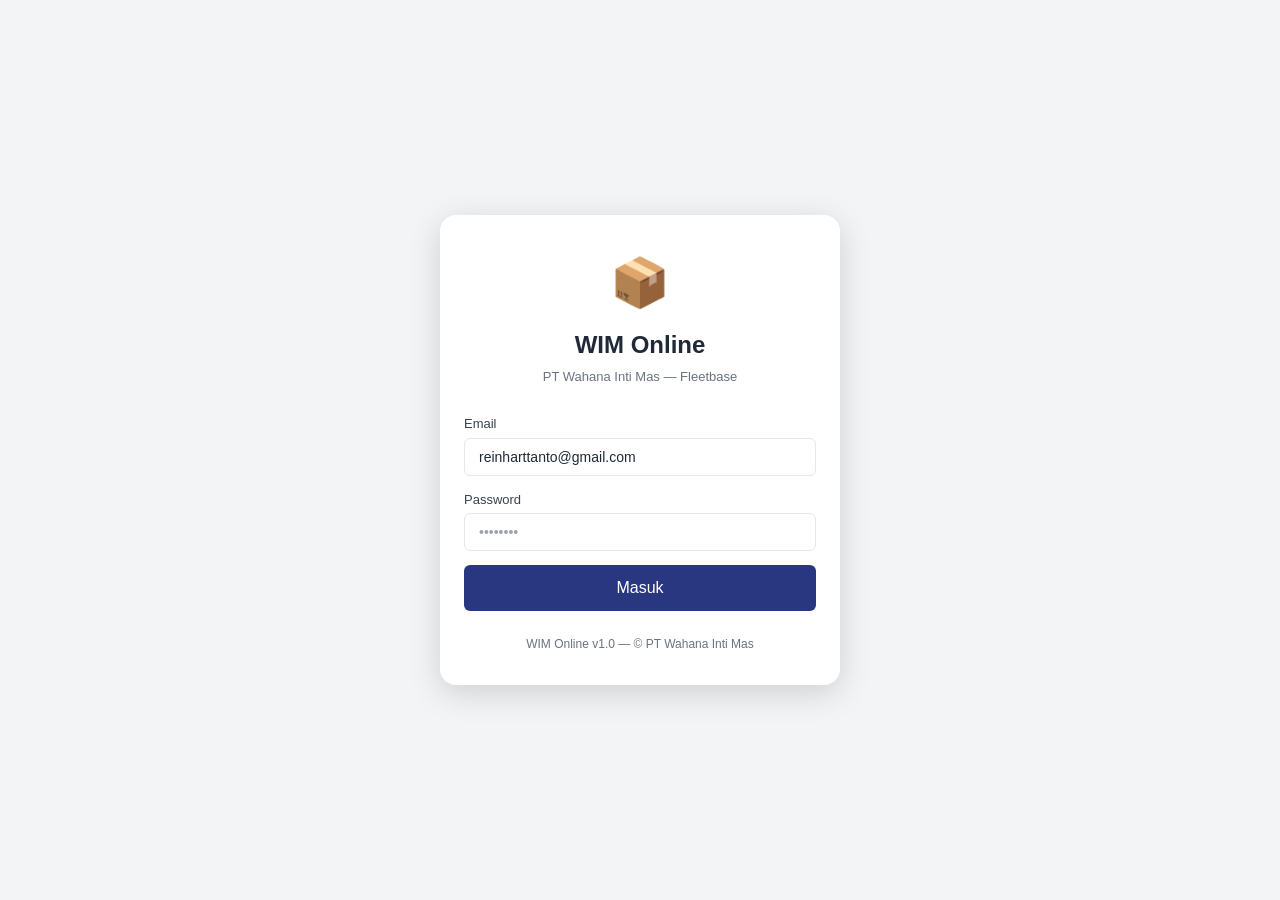
<file: index.html>
<!DOCTYPE html>
<html lang="id">
<head>
<meta charset="UTF-8">
<meta name="viewport" content="width=device-width, initial-scale=1.0, user-scalable=no">
<title>WIM Online — Masuk</title>
<link rel="stylesheet" href="css/app.css">
<style>
.login-container{display:flex;align-items:center;justify-content:center;min-height:100vh;padding:24px;background:var(--primary-gradient)}
.login-card{width:100%;max-width:400px;background:#fff;border-radius:16px;padding:32px 24px;box-shadow:0 8px 32px rgba(0,0,0,.15)}
.login-logo{text-align:center;margin-bottom:28px}
.login-logo .logo-icon{font-size:48px;margin-bottom:8px}
.login-logo h2{font-size:24px;font-weight:700;color:var(--dark);margin:0}
.login-logo p{font-size:13px;color:var(--gray-400);margin:4px 0 0}
.login-footer{text-align:center;font-size:12px;color:var(--gray-400);margin-top:24px}
</style>
</head>
<body>
<div class="login-container">
  <div class="login-card">
    <div class="login-logo">
      <div class="logo-icon">📦</div>
      <h2>WIM Online</h2>
      <p>PT Wahana Inti Mas — Fleetbase</p>
    </div>

    <div class="error-msg" id="errorMsg" style="display:none;"></div>

    <div class="form-group">
      <label class="form-label">Email</label>
      <input class="form-input" type="email" id="emailInput" placeholder="nama@perusahaan.com" value="reinharttanto@gmail.com" autocomplete="email">
    </div>
    <div class="form-group">
      <label class="form-label">Password</label>
      <input class="form-input" type="password" id="passwordInput" placeholder="••••••••" autocomplete="current-password">
    </div>

    <button class="btn btn-primary btn-lg btn-block" id="loginBtn" onclick="handleLogin()">
      Masuk
    </button>

    <div class="login-footer">
      WIM Online v1.0 — © PT Wahana Inti Mas
    </div>
  </div>
</div>

<script>
async function handleLogin() {
  const email = document.getElementById('emailInput').value.trim();
  const password = document.getElementById('passwordInput').value;
  const btn = document.getElementById('loginBtn');
  const errEl = document.getElementById('errorMsg');

  if (!email || !password) {
    errEl.textContent = 'Masukkan email dan password';
    errEl.style.display = 'block';
    return;
  }

  btn.disabled = true;
  btn.textContent = 'Memverifikasi...';
  errEl.style.display = 'none';

  try {
    const resp = await fetch('/api/auth/login', {
      method: 'POST',
      headers: { 'Content-Type': 'application/json' },
      body: JSON.stringify({ email, password }),
    });

    const data = await resp.json();

    if (!resp.ok) {
      throw new Error(data.error || 'Login gagal');
    }

    // Success — store user info in sessionStorage for the frontend
    if (data.user) {
      sessionStorage.setItem('wim_user_name', data.user.name || '');
      sessionStorage.setItem('wim_user_email', data.user.email || '');
      sessionStorage.setItem('wim_user_role', data.user.role || '');
      sessionStorage.setItem('wim_driver_id', data.user.driver_id || '');
      sessionStorage.setItem('wim_token', data.token || '');
    }

    window.location.href = 'dashboard.html';
  } catch (e) {
    errEl.textContent = `Gagal: ${e.message}`;
    errEl.style.display = 'block';
    btn.disabled = false;
    btn.textContent = 'Masuk';
  }
}

// Allow Enter key to submit
document.addEventListener('keydown', (e) => {
  if (e.key === 'Enter') handleLogin();
});
</script>
</body>
</html>
</file>
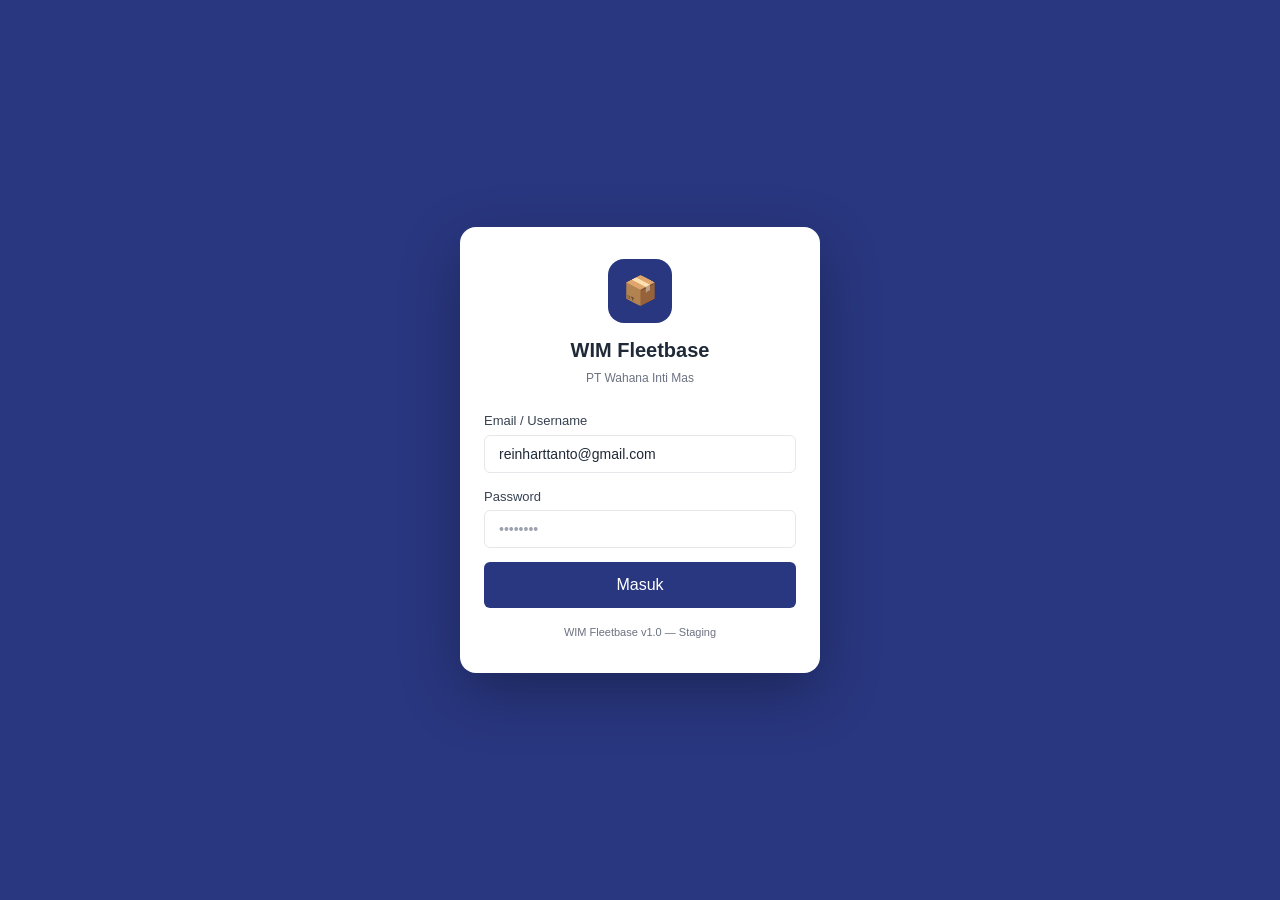
<file: frontend/index.html>
<!DOCTYPE html>
<html lang="id">
<head>
<meta charset="UTF-8">
<meta name="viewport" content="width=device-width, initial-scale=1.0, user-scalable=no">
<title>WIM Fleetbase — Masuk</title>
<link rel="stylesheet" href="css/app.css">
<style>
.login-page {
  min-height: 100vh;
  background: var(--blue);
  display: flex;
  align-items: center;
  justify-content: center;
  padding: 20px;
}
.login-card {
  background: var(--white);
  border-radius: var(--radius-lg);
  padding: 32px 24px;
  width: 100%;
  max-width: 360px;
  box-shadow: 0 20px 60px rgba(0,0,0,0.3);
}
.login-logo {
  text-align: center;
  margin-bottom: 24px;
}
.login-logo .logo-icon {
  width: 64px;
  height: 64px;
  background: var(--blue);
  border-radius: 16px;
  display: inline-flex;
  align-items: center;
  justify-content: center;
  font-size: 28px;
  color: var(--white);
  margin-bottom: 12px;
}
.login-logo h2 { font-size: 20px; color: var(--gray-700); }
.login-logo p { font-size: 12px; color: var(--gray-400); margin-top: 4px; }
.login-footer {
  text-align: center;
  margin-top: 16px;
  font-size: 11px;
  color: var(--gray-400);
}
.error-msg {
  background: #FEE2E2;
  color: #991B1B;
  padding: 8px 12px;
  border-radius: var(--radius-sm);
  font-size: 12px;
  margin-bottom: 12px;
  display: none;
}
</style>
</head>
<body>
<div class="login-page">
  <div class="login-card">
    <div class="login-logo">
      <div class="logo-icon">📦</div>
      <h2>WIM Fleetbase</h2>
      <p>PT Wahana Inti Mas</p>
    </div>

    <div class="error-msg" id="errorMsg"></div>

    <div class="form-group">
      <label class="form-label">Email / Username</label>
      <input class="form-input" id="username" type="text" placeholder="admin@wim.fleet" autocomplete="username" value="reinharttanto@gmail.com">
    </div>
    <div class="form-group">
      <label class="form-label">Password</label>
      <input class="form-input" id="password" type="password" placeholder="••••••••" autocomplete="current-password">
    </div>

    <button class="btn btn-primary btn-lg" id="loginBtn" onclick="handleLogin()">
      Masuk
    </button>

    <div class="login-footer">
      <p>WIM Fleetbase v1.0 — Staging</p>
    </div>
  </div>
</div>

<script src="js/api.js"></script>
<script>
async function handleLogin() {
  const username = document.getElementById('username').value.trim();
  const password = document.getElementById('password').value.trim();
  const btn = document.getElementById('loginBtn');
  const errEl = document.getElementById('errorMsg');

  if (!username || !password) {
    errEl.textContent = 'Masukkan email dan password';
    errEl.style.display = 'block';
    return;
  }

  btn.disabled = true;
  btn.textContent = 'Memproses...';
  errEl.style.display = 'none';

  // For demo purposes, we authenticate directly against Fleetbase API
  // Then store token + navigate to dashboard
  try {
    WIM_API.init({
      token: 'flb_live_RgeKNhT7Pg8rCcuXp8sD',
      baseURL: 'http://192.168.6.223:8000/v1',
      driverId: 'bdd47b89-9ca9-4452-a29c-2bc603347c78',
    });

    // Verify API works
    const places = await WIM_API.getPlaces();
    if (Array.isArray(places) && places.length > 0) {
      // Store session
      sessionStorage.setItem('wim_token', WIM_API.token);
      sessionStorage.setItem('wim_base_url', WIM_API.baseURL);
      sessionStorage.setItem('wim_driver_id', WIM_API.driverId);
      sessionStorage.setItem('wim_user', username);
      window.location.href = 'dashboard.html';
    } else {
      throw new Error('API tidak merespon dengan benar');
    }
  } catch (e) {
    errEl.textContent = `Gagal: ${e.message}`;
    errEl.style.display = 'block';
    btn.disabled = false;
    btn.textContent = 'Masuk';
  }
}

// Handle Enter key
document.addEventListener('keydown', e => {
  if (e.key === 'Enter') handleLogin();
});
</script>
</body>
</html>
</file>
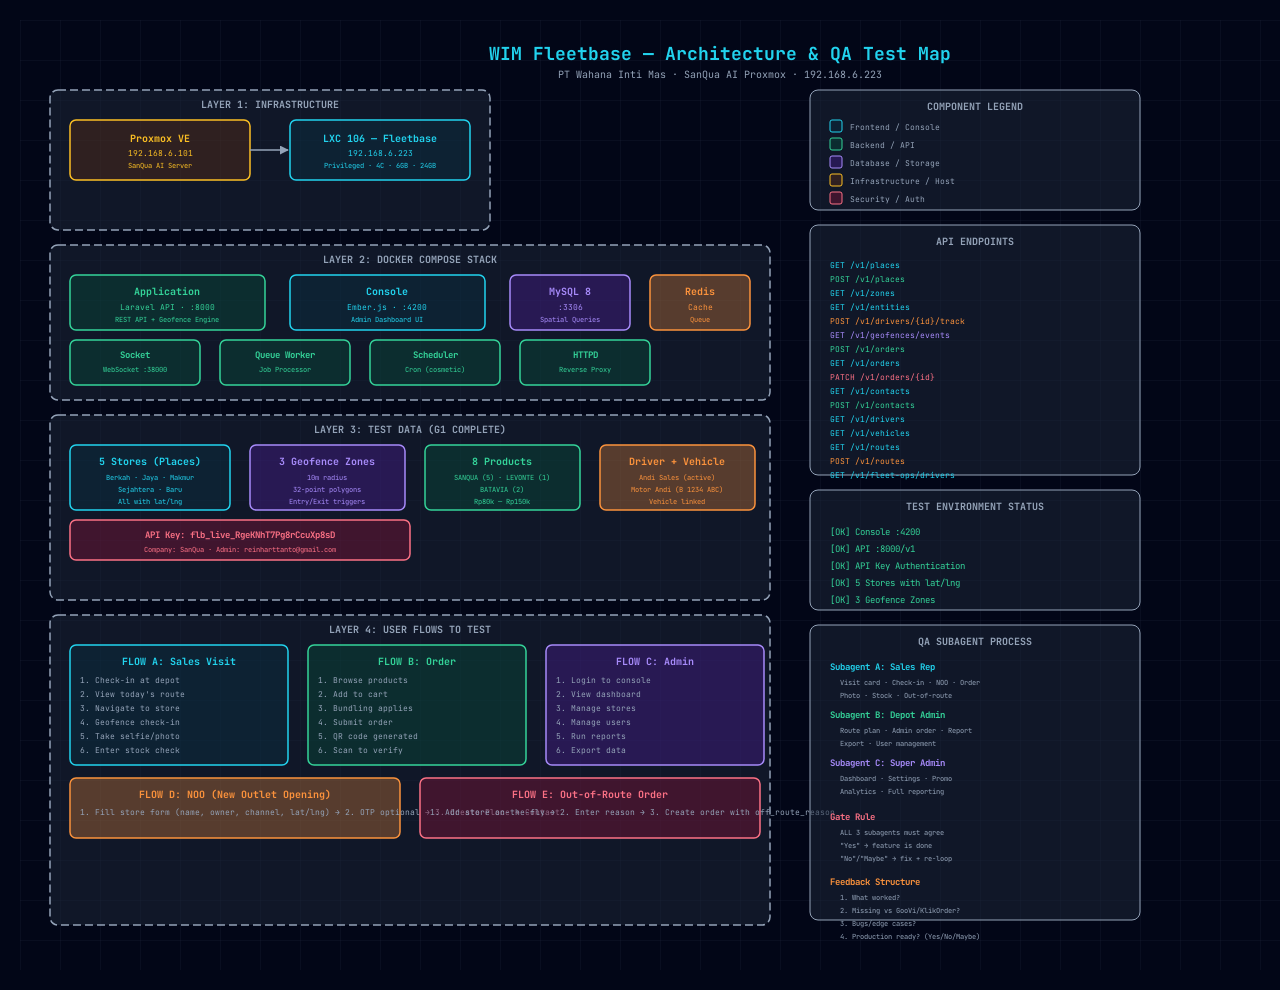
<file: qa-architecture-diagram.html>
<!DOCTYPE html>
<html lang="en">
<head>
<meta charset="UTF-8">
<style>
@import url('https://fonts.googleapis.com/css2?family=JetBrains+Mono:wght@400;700&display=swap');
body { margin: 0; padding: 20px; background: #020617; min-height: 100vh; }
svg { display: block; margin: 0 auto; }
</style>
</head>
<body>
<svg xmlns="http://www.w3.org/2000/svg" viewBox="0 0 1400 950" width="1400" height="950">
  <defs>
    <pattern id="grid" width="40" height="40" patternUnits="userSpaceOnUse">
      <path d="M 40 0 L 0 0 0 40" fill="none" stroke="#1e293b" stroke-width="0.5"/>
    </pattern>
    <marker id="arrow" viewBox="0 0 10 10" refX="9" refY="5" markerWidth="6" markerHeight="6" orient="auto">
      <path d="M 0 0 L 10 5 L 0 10 z" fill="#94a3b8"/>
    </marker>
    <marker id="arrow-dashed" viewBox="0 0 10 10" refX="9" refY="5" markerWidth="6" markerHeight="6" orient="auto">
      <path d="M 0 0 L 10 5 L 0 10 z" fill="#fb7185"/>
    </marker>
  </defs>

  <!-- Background -->
  <rect width="1400" height="950" fill="#020617"/>
  <rect width="1400" height="950" fill="url(#grid)"/>

  <!-- Title -->
  <text x="700" y="40" fill="#22d3ee" font-family="JetBrains Mono, monospace" font-size="18" font-weight="bold" text-anchor="middle">WIM Fleetbase — Architecture &amp; QA Test Map</text>
  <text x="700" y="58" fill="#94a3b8" font-family="JetBrains Mono, monospace" font-size="10" text-anchor="middle">PT Wahana Inti Mas · SanQua AI Proxmox · 192.168.6.223</text>

  <!-- ======== LAYER 1: Infrastructure ======== -->
  <rect x="30" y="70" width="440" height="140" rx="8" fill="rgba(30,41,59,0.5)" stroke="#94a3b8" stroke-width="1.5" stroke-dasharray="8,4"/>
  <text x="250" y="88" fill="#94a3b8" font-family="JetBrains Mono, monospace" font-size="10" font-weight="bold" text-anchor="middle">LAYER 1: INFRASTRUCTURE</text>

  <!-- Proxmox -->
  <rect x="50" y="100" width="180" height="60" rx="6" fill="rgba(120,53,15,0.3)" stroke="#fbbf24" stroke-width="1.5"/>
  <text x="140" y="122" fill="#fbbf24" font-family="JetBrains Mono, monospace" font-size="10" font-weight="bold" text-anchor="middle">Proxmox VE</text>
  <text x="140" y="136" fill="#fbbf24" font-family="JetBrains Mono, monospace" font-size="8" text-anchor="middle">192.168.6.101</text>
  <text x="140" y="148" fill="#fbbf24" font-family="JetBrains Mono, monospace" font-size="7" text-anchor="middle">SanQua AI Server</text>

  <!-- LXC 106 -->
  <rect x="270" y="100" width="180" height="60" rx="6" fill="rgba(8,51,68,0.4)" stroke="#22d3ee" stroke-width="1.5"/>
  <text x="360" y="122" fill="#22d3ee" font-family="JetBrains Mono, monospace" font-size="10" font-weight="bold" text-anchor="middle">LXC 106 — Fleetbase</text>
  <text x="360" y="136" fill="#22d3ee" font-family="JetBrains Mono, monospace" font-size="8" text-anchor="middle">192.168.6.223</text>
  <text x="360" y="148" fill="#22d3ee" font-family="JetBrains Mono, monospace" font-size="7" text-anchor="middle">Privileged · 4C · 6GB · 24GB</text>

  <!-- Arrow between Proxmox and LXC -->
  <line x1="230" y1="130" x2="268" y2="130" stroke="#94a3b8" stroke-width="1.5" marker-end="url(#arrow)"/>

  <!-- ======== LAYER 2: Docker Stack ======== -->
  <rect x="30" y="225" width="720" height="155" rx="8" fill="rgba(30,41,59,0.5)" stroke="#94a3b8" stroke-width="1.5" stroke-dasharray="8,4"/>
  <text x="390" y="243" fill="#94a3b8" font-family="JetBrains Mono, monospace" font-size="10" font-weight="bold" text-anchor="middle">LAYER 2: DOCKER COMPOSE STACK</text>

  <!-- Application -->
  <rect x="50" y="255" width="195" height="55" rx="6" fill="rgba(6,78,59,0.4)" stroke="#34d399" stroke-width="1.5"/>
  <text x="147" y="275" fill="#34d399" font-family="JetBrains Mono, monospace" font-size="10" font-weight="bold" text-anchor="middle">Application</text>
  <text x="147" y="290" fill="#34d399" font-family="JetBrains Mono, monospace" font-size="8" text-anchor="middle">Laravel API · :8000</text>
  <text x="147" y="302" fill="#34d399" font-family="JetBrains Mono, monospace" font-size="7" text-anchor="middle">REST API + Geofence Engine</text>

  <!-- Console -->
  <rect x="270" y="255" width="195" height="55" rx="6" fill="rgba(8,51,68,0.4)" stroke="#22d3ee" stroke-width="1.5"/>
  <text x="367" y="275" fill="#22d3ee" font-family="JetBrains Mono, monospace" font-size="10" font-weight="bold" text-anchor="middle">Console</text>
  <text x="367" y="290" fill="#22d3ee" font-family="JetBrains Mono, monospace" font-size="8" text-anchor="middle">Ember.js · :4200</text>
  <text x="367" y="302" fill="#22d3ee" font-family="JetBrains Mono, monospace" font-size="7" text-anchor="middle">Admin Dashboard UI</text>

  <!-- Database -->
  <rect x="490" y="255" width="120" height="55" rx="6" fill="rgba(76,29,149,0.4)" stroke="#a78bfa" stroke-width="1.5"/>
  <text x="550" y="275" fill="#a78bfa" font-family="JetBrains Mono, monospace" font-size="10" font-weight="bold" text-anchor="middle">MySQL 8</text>
  <text x="550" y="290" fill="#a78bfa" font-family="JetBrains Mono, monospace" font-size="8" text-anchor="middle">:3306</text>
  <text x="550" y="302" fill="#a78bfa" font-family="JetBrains Mono, monospace" font-size="7" text-anchor="middle">Spatial Queries</text>

  <!-- Cache -->
  <rect x="630" y="255" width="100" height="55" rx="6" fill="rgba(251,146,60,0.3)" stroke="#fb923c" stroke-width="1.5"/>
  <text x="680" y="275" fill="#fb923c" font-family="JetBrains Mono, monospace" font-size="10" font-weight="bold" text-anchor="middle">Redis</text>
  <text x="680" y="290" fill="#fb923c" font-family="JetBrains Mono, monospace" font-size="8" text-anchor="middle">Cache</text>
  <text x="680" y="302" fill="#fb923c" font-family="JetBrains Mono, monospace" font-size="7" text-anchor="middle">Queue</text>

  <!-- Services row 2 -->
  <rect x="50" y="320" width="130" height="45" rx="6" fill="rgba(6,78,59,0.4)" stroke="#34d399" stroke-width="1.5"/>
  <text x="115" y="338" fill="#34d399" font-family="JetBrains Mono, monospace" font-size="9" font-weight="bold" text-anchor="middle">Socket</text>
  <text x="115" y="352" fill="#34d399" font-family="JetBrains Mono, monospace" font-size="7" text-anchor="middle">WebSocket :38000</text>

  <rect x="200" y="320" width="130" height="45" rx="6" fill="rgba(6,78,59,0.4)" stroke="#34d399" stroke-width="1.5"/>
  <text x="265" y="338" fill="#34d399" font-family="JetBrains Mono, monospace" font-size="9" font-weight="bold" text-anchor="middle">Queue Worker</text>
  <text x="265" y="352" fill="#34d399" font-family="JetBrains Mono, monospace" font-size="7" text-anchor="middle">Job Processor</text>

  <rect x="350" y="320" width="130" height="45" rx="6" fill="rgba(6,78,59,0.4)" stroke="#34d399" stroke-width="1.5"/>
  <text x="415" y="338" fill="#34d399" font-family="JetBrains Mono, monospace" font-size="9" font-weight="bold" text-anchor="middle">Scheduler</text>
  <text x="415" y="352" fill="#34d399" font-family="JetBrains Mono, monospace" font-size="7" text-anchor="middle">Cron (cosmetic)</text>

  <rect x="500" y="320" width="130" height="45" rx="6" fill="rgba(6,78,59,0.4)" stroke="#34d399" stroke-width="1.5"/>
  <text x="565" y="338" fill="#34d399" font-family="JetBrains Mono, monospace" font-size="9" font-weight="bold" text-anchor="middle">HTTPD</text>
  <text x="565" y="352" fill="#34d399" font-family="JetBrains Mono, monospace" font-size="7" text-anchor="middle">Reverse Proxy</text>

  <!-- ======== LAYER 3: Test Data ======== -->
  <rect x="30" y="395" width="720" height="185" rx="8" fill="rgba(30,41,59,0.5)" stroke="#94a3b8" stroke-width="1.5" stroke-dasharray="8,4"/>
  <text x="390" y="413" fill="#94a3b8" font-family="JetBrains Mono, monospace" font-size="10" font-weight="bold" text-anchor="middle">LAYER 3: TEST DATA (G1 COMPLETE)</text>

  <!-- Stores -->
  <rect x="50" y="425" width="160" height="65" rx="6" fill="rgba(8,51,68,0.4)" stroke="#22d3ee" stroke-width="1.5"/>
  <text x="130" y="445" fill="#22d3ee" font-family="JetBrains Mono, monospace" font-size="10" font-weight="bold" text-anchor="middle">5 Stores (Places)</text>
  <text x="130" y="460" fill="#22d3ee" font-family="JetBrains Mono, monospace" font-size="7" text-anchor="middle">Berkah · Jaya · Makmur</text>
  <text x="130" y="472" fill="#22d3ee" font-family="JetBrains Mono, monospace" font-size="7" text-anchor="middle">Sejahtera · Baru</text>
  <text x="130" y="484" fill="#22d3ee" font-family="JetBrains Mono, monospace" font-size="7" text-anchor="middle">All with lat/lng</text>

  <!-- Zones -->
  <rect x="230" y="425" width="155" height="65" rx="6" fill="rgba(76,29,149,0.4)" stroke="#a78bfa" stroke-width="1.5"/>
  <text x="307" y="445" fill="#a78bfa" font-family="JetBrains Mono, monospace" font-size="10" font-weight="bold" text-anchor="middle">3 Geofence Zones</text>
  <text x="307" y="460" fill="#a78bfa" font-family="JetBrains Mono, monospace" font-size="7" text-anchor="middle">10m radius</text>
  <text x="307" y="472" fill="#a78bfa" font-family="JetBrains Mono, monospace" font-size="7" text-anchor="middle">32-point polygons</text>
  <text x="307" y="484" fill="#a78bfa" font-family="JetBrains Mono, monospace" font-size="7" text-anchor="middle">Entry/Exit triggers</text>

  <!-- Products -->
  <rect x="405" y="425" width="155" height="65" rx="6" fill="rgba(6,78,59,0.4)" stroke="#34d399" stroke-width="1.5"/>
  <text x="482" y="445" fill="#34d399" font-family="JetBrains Mono, monospace" font-size="10" font-weight="bold" text-anchor="middle">8 Products</text>
  <text x="482" y="460" fill="#34d399" font-family="JetBrains Mono, monospace" font-size="7" text-anchor="middle">SANQUA (5) · LEVONTE (1)</text>
  <text x="482" y="472" fill="#34d399" font-family="JetBrains Mono, monospace" font-size="7" text-anchor="middle">BATAVIA (2)</text>
  <text x="482" y="484" fill="#34d399" font-family="JetBrains Mono, monospace" font-size="7" text-anchor="middle">Rp80k — Rp150k</text>

  <!-- Driver + Vehicle -->
  <rect x="580" y="425" width="155" height="65" rx="6" fill="rgba(251,146,60,0.3)" stroke="#fb923c" stroke-width="1.5"/>
  <text x="657" y="445" fill="#fb923c" font-family="JetBrains Mono, monospace" font-size="10" font-weight="bold" text-anchor="middle">Driver + Vehicle</text>
  <text x="657" y="460" fill="#fb923c" font-family="JetBrains Mono, monospace" font-size="7" text-anchor="middle">Andi Sales (active)</text>
  <text x="657" y="472" fill="#fb923c" font-family="JetBrains Mono, monospace" font-size="7" text-anchor="middle">Motor Andi (B 1234 ABC)</text>
  <text x="657" y="484" fill="#fb923c" font-family="JetBrains Mono, monospace" font-size="7" text-anchor="middle">Vehicle linked</text>

  <!-- API Key -->
  <rect x="50" y="500" width="340" height="40" rx="6" fill="rgba(136,19,55,0.4)" stroke="#fb7185" stroke-width="1.5"/>
  <text x="220" y="518" fill="#fb7185" font-family="JetBrains Mono, monospace" font-size="9" font-weight="bold" text-anchor="middle">API Key: flb_live_RgeKNhT7Pg8rCcuXp8sD</text>
  <text x="220" y="532" fill="#fb7185" font-family="JetBrains Mono, monospace" font-size="7" text-anchor="middle">Company: SanQua · Admin: reinharttanto@gmail.com</text>

  <!-- ======== LAYER 4: User Flows ======== -->
  <rect x="30" y="595" width="720" height="310" rx="8" fill="rgba(30,41,59,0.5)" stroke="#94a3b8" stroke-width="1.5" stroke-dasharray="8,4"/>
  <text x="390" y="613" fill="#94a3b8" font-family="JetBrains Mono, monospace" font-size="10" font-weight="bold" text-anchor="middle">LAYER 4: USER FLOWS TO TEST</text>

  <!-- Flow 1: Visit -->
  <rect x="50" y="625" width="218" height="120" rx="6" fill="rgba(8,51,68,0.4)" stroke="#22d3ee" stroke-width="1.5"/>
  <text x="159" y="645" fill="#22d3ee" font-family="JetBrains Mono, monospace" font-size="10" font-weight="bold" text-anchor="middle">FLOW A: Sales Visit</text>
  <text x="60" y="663" fill="#94a3b8" font-family="JetBrains Mono, monospace" font-size="8">1. Check-in at depot</text>
  <text x="60" y="677" fill="#94a3b8" font-family="JetBrains Mono, monospace" font-size="8">2. View today's route</text>
  <text x="60" y="691" fill="#94a3b8" font-family="JetBrains Mono, monospace" font-size="8">3. Navigate to store</text>
  <text x="60" y="705" fill="#94a3b8" font-family="JetBrains Mono, monospace" font-size="8">4. Geofence check-in</text>
  <text x="60" y="719" fill="#94a3b8" font-family="JetBrains Mono, monospace" font-size="8">5. Take selfie/photo</text>
  <text x="60" y="733" fill="#94a3b8" font-family="JetBrains Mono, monospace" font-size="8">6. Enter stock check</text>

  <!-- Flow 2: Order -->
  <rect x="288" y="625" width="218" height="120" rx="6" fill="rgba(6,78,59,0.4)" stroke="#34d399" stroke-width="1.5"/>
  <text x="397" y="645" fill="#34d399" font-family="JetBrains Mono, monospace" font-size="10" font-weight="bold" text-anchor="middle">FLOW B: Order</text>
  <text x="298" y="663" fill="#94a3b8" font-family="JetBrains Mono, monospace" font-size="8">1. Browse products</text>
  <text x="298" y="677" fill="#94a3b8" font-family="JetBrains Mono, monospace" font-size="8">2. Add to cart</text>
  <text x="298" y="691" fill="#94a3b8" font-family="JetBrains Mono, monospace" font-size="8">3. Bundling applies</text>
  <text x="298" y="705" fill="#94a3b8" font-family="JetBrains Mono, monospace" font-size="8">4. Submit order</text>
  <text x="298" y="719" fill="#94a3b8" font-family="JetBrains Mono, monospace" font-size="8">5. QR code generated</text>
  <text x="298" y="733" fill="#94a3b8" font-family="JetBrains Mono, monospace" font-size="8">6. Scan to verify</text>

  <!-- Flow 3: Admin -->
  <rect x="526" y="625" width="218" height="120" rx="6" fill="rgba(76,29,149,0.4)" stroke="#a78bfa" stroke-width="1.5"/>
  <text x="635" y="645" fill="#a78bfa" font-family="JetBrains Mono, monospace" font-size="10" font-weight="bold" text-anchor="middle">FLOW C: Admin</text>
  <text x="536" y="663" fill="#94a3b8" font-family="JetBrains Mono, monospace" font-size="8">1. Login to console</text>
  <text x="536" y="677" fill="#94a3b8" font-family="JetBrains Mono, monospace" font-size="8">2. View dashboard</text>
  <text x="536" y="691" fill="#94a3b8" font-family="JetBrains Mono, monospace" font-size="8">3. Manage stores</text>
  <text x="536" y="705" fill="#94a3b8" font-family="JetBrains Mono, monospace" font-size="8">4. Manage users</text>
  <text x="536" y="719" fill="#94a3b8" font-family="JetBrains Mono, monospace" font-size="8">5. Run reports</text>
  <text x="536" y="733" fill="#94a3b8" font-family="JetBrains Mono, monospace" font-size="8">6. Export data</text>

  <!-- NOO Flow -->
  <rect x="50" y="758" width="330" height="60" rx="6" fill="rgba(251,146,60,0.3)" stroke="#fb923c" stroke-width="1.5"/>
  <text x="215" y="778" fill="#fb923c" font-family="JetBrains Mono, monospace" font-size="10" font-weight="bold" text-anchor="middle">FLOW D: NOO (New Outlet Opening)</text>
  <text x="60" y="795" fill="#94a3b8" font-family="JetBrains Mono, monospace" font-size="8">1. Fill store form (name, owner, channel, lat/lng) → 2. OTP optional → 3. Create Place + Contact</text>

  <!-- Out-of-route -->
  <rect x="400" y="758" width="340" height="60" rx="6" fill="rgba(136,19,55,0.4)" stroke="#fb7185" stroke-width="1.5"/>
  <text x="570" y="778" fill="#fb7185" font-family="JetBrains Mono, monospace" font-size="10" font-weight="bold" text-anchor="middle">FLOW E: Out-of-Route Order</text>
  <text x="410" y="795" fill="#94a3b8" font-family="JetBrains Mono, monospace" font-size="8">1. Add store on-the-fly → 2. Enter reason → 3. Create order with off_route_reason</text>

  <!-- ======== Legend ======== -->
  <rect x="790" y="70" width="330" height="120" rx="8" fill="rgba(30,41,59,0.5)" stroke="#94a3b8" stroke-width="1"/>
  <text x="955" y="90" fill="#94a3b8" font-family="JetBrains Mono, monospace" font-size="10" font-weight="bold" text-anchor="middle">COMPONENT LEGEND</text>
  <rect x="810" y="100" width="12" height="12" rx="2" fill="rgba(8,51,68,0.4)" stroke="#22d3ee" stroke-width="1"/>
  <text x="830" y="110" fill="#94a3b8" font-family="JetBrains Mono, monospace" font-size="8">Frontend / Console</text>
  <rect x="810" y="118" width="12" height="12" rx="2" fill="rgba(6,78,59,0.4)" stroke="#34d399" stroke-width="1"/>
  <text x="830" y="128" fill="#94a3b8" font-family="JetBrains Mono, monospace" font-size="8">Backend / API</text>
  <rect x="810" y="136" width="12" height="12" rx="2" fill="rgba(76,29,149,0.4)" stroke="#a78bfa" stroke-width="1"/>
  <text x="830" y="146" fill="#94a3b8" font-family="JetBrains Mono, monospace" font-size="8">Database / Storage</text>
  <rect x="810" y="154" width="12" height="12" rx="2" fill="rgba(120,53,15,0.3)" stroke="#fbbf24" stroke-width="1"/>
  <text x="830" y="164" fill="#94a3b8" font-family="JetBrains Mono, monospace" font-size="8">Infrastructure / Host</text>
  <rect x="810" y="172" width="12" height="12" rx="2" fill="rgba(136,19,55,0.4)" stroke="#fb7185" stroke-width="1"/>
  <text x="830" y="182" fill="#94a3b8" font-family="JetBrains Mono, monospace" font-size="8">Security / Auth</text>

  <!-- API Endpoints -->
  <rect x="790" y="205" width="330" height="250" rx="8" fill="rgba(30,41,59,0.5)" stroke="#94a3b8" stroke-width="1"/>
  <text x="955" y="225" fill="#94a3b8" font-family="JetBrains Mono, monospace" font-size="10" font-weight="bold" text-anchor="middle">API ENDPOINTS</text>
  <text x="810" y="248" fill="#22d3ee" font-family="JetBrains Mono, monospace" font-size="8">GET  /v1/places</text>
  <text x="810" y="262" fill="#34d399" font-family="JetBrains Mono, monospace" font-size="8">POST /v1/places</text>
  <text x="810" y="276" fill="#22d3ee" font-family="JetBrains Mono, monospace" font-size="8">GET  /v1/zones</text>
  <text x="810" y="290" fill="#22d3ee" font-family="JetBrains Mono, monospace" font-size="8">GET  /v1/entities</text>
  <text x="810" y="304" fill="#fb923c" font-family="JetBrains Mono, monospace" font-size="8">POST /v1/drivers/{id}/track</text>
  <text x="810" y="318" fill="#a78bfa" font-family="JetBrains Mono, monospace" font-size="8">GET  /v1/geofences/events</text>
  <text x="810" y="332" fill="#34d399" font-family="JetBrains Mono, monospace" font-size="8">POST /v1/orders</text>
  <text x="810" y="346" fill="#22d3ee" font-family="JetBrains Mono, monospace" font-size="8">GET  /v1/orders</text>
  <text x="810" y="360" fill="#fb7185" font-family="JetBrains Mono, monospace" font-size="8">PATCH /v1/orders/{id}</text>
  <text x="810" y="374" fill="#22d3ee" font-family="JetBrains Mono, monospace" font-size="8">GET  /v1/contacts</text>
  <text x="810" y="388" fill="#34d399" font-family="JetBrains Mono, monospace" font-size="8">POST /v1/contacts</text>
  <text x="810" y="402" fill="#22d3ee" font-family="JetBrains Mono, monospace" font-size="8">GET  /v1/drivers</text>
  <text x="810" y="416" fill="#22d3ee" font-family="JetBrains Mono, monospace" font-size="8">GET  /v1/vehicles</text>
  <text x="810" y="430" fill="#22d3ee" font-family="JetBrains Mono, monospace" font-size="8">GET  /v1/routes</text>
  <text x="810" y="444" fill="#fb923c" font-family="JetBrains Mono, monospace" font-size="8">POST /v1/routes</text>
  <text x="810" y="458" fill="#22d3ee" font-family="JetBrains Mono, monospace" font-size="8">GET  /v1/fleet-ops/drivers</text>

  <!-- Test Env Status -->
  <rect x="790" y="470" width="330" height="120" rx="8" fill="rgba(30,41,59,0.5)" stroke="#94a3b8" stroke-width="1"/>
  <text x="955" y="490" fill="#94a3b8" font-family="JetBrains Mono, monospace" font-size="10" font-weight="bold" text-anchor="middle">TEST ENVIRONMENT STATUS</text>
  <text x="810" y="515" fill="#34d399" font-family="JetBrains Mono, monospace" font-size="9">[OK] Console :4200</text>
  <text x="810" y="532" fill="#34d399" font-family="JetBrains Mono, monospace" font-size="9">[OK] API :8000/v1</text>
  <text x="810" y="549" fill="#34d399" font-family="JetBrains Mono, monospace" font-size="9">[OK] API Key Authentication</text>
  <text x="810" y="566" fill="#34d399" font-family="JetBrains Mono, monospace" font-size="9">[OK] 5 Stores with lat/lng</text>
  <text x="810" y="583" fill="#34d399" font-family="JetBrains Mono, monospace" font-size="9">[OK] 3 Geofence Zones</text>

  <!-- QA Process -->
  <rect x="790" y="605" width="330" height="295" rx="8" fill="rgba(30,41,59,0.5)" stroke="#94a3b8" stroke-width="1"/>
  <text x="955" y="625" fill="#94a3b8" font-family="JetBrains Mono, monospace" font-size="10" font-weight="bold" text-anchor="middle">QA SUBAGENT PROCESS</text>
  <text x="810" y="650" fill="#22d3ee" font-family="JetBrains Mono, monospace" font-size="9" font-weight="bold">Subagent A: Sales Rep</text>
  <text x="820" y="665" fill="#94a3b8" font-family="JetBrains Mono, monospace" font-size="7">Visit card · Check-in · NOO · Order</text>
  <text x="820" y="678" fill="#94a3b8" font-family="JetBrains Mono, monospace" font-size="7">Photo · Stock · Out-of-route</text>
  <text x="810" y="698" fill="#34d399" font-family="JetBrains Mono, monospace" font-size="9" font-weight="bold">Subagent B: Depot Admin</text>
  <text x="820" y="713" fill="#94a3b8" font-family="JetBrains Mono, monospace" font-size="7">Route plan · Admin order · Report</text>
  <text x="820" y="726" fill="#94a3b8" font-family="JetBrains Mono, monospace" font-size="7">Export · User management</text>
  <text x="810" y="746" fill="#a78bfa" font-family="JetBrains Mono, monospace" font-size="9" font-weight="bold">Subagent C: Super Admin</text>
  <text x="820" y="761" fill="#94a3b8" font-family="JetBrains Mono, monospace" font-size="7">Dashboard · Settings · Promo</text>
  <text x="820" y="774" fill="#94a3b8" font-family="JetBrains Mono, monospace" font-size="7">Analytics · Full reporting</text>
  <text x="810" y="800" fill="#fb7185" font-family="JetBrains Mono, monospace" font-size="9" font-weight="bold">Gate Rule</text>
  <text x="820" y="815" fill="#94a3b8" font-family="JetBrains Mono, monospace" font-size="7">ALL 3 subagents must agree</text>
  <text x="820" y="828" fill="#94a3b8" font-family="JetBrains Mono, monospace" font-size="7">"Yes" → feature is done</text>
  <text x="820" y="841" fill="#94a3b8" font-family="JetBrains Mono, monospace" font-size="7">"No"/"Maybe" → fix + re-loop</text>
  <text x="810" y="865" fill="#fb923c" font-family="JetBrains Mono, monospace" font-size="9" font-weight="bold">Feedback Structure</text>
  <text x="820" y="880" fill="#94a3b8" font-family="JetBrains Mono, monospace" font-size="7">1. What worked?</text>
  <text x="820" y="893" fill="#94a3b8" font-family="JetBrains Mono, monospace" font-size="7">2. Missing vs GooVi/KlikOrder?</text>
  <text x="820" y="906" fill="#94a3b8" font-family="JetBrains Mono, monospace" font-size="7">3. Bugs/edge cases?</text>
  <text x="820" y="919" fill="#94a3b8" font-family="JetBrains Mono, monospace" font-size="7">4. Production ready? (Yes/No/Maybe)</text>
</svg>
</body>
</html>
</file>
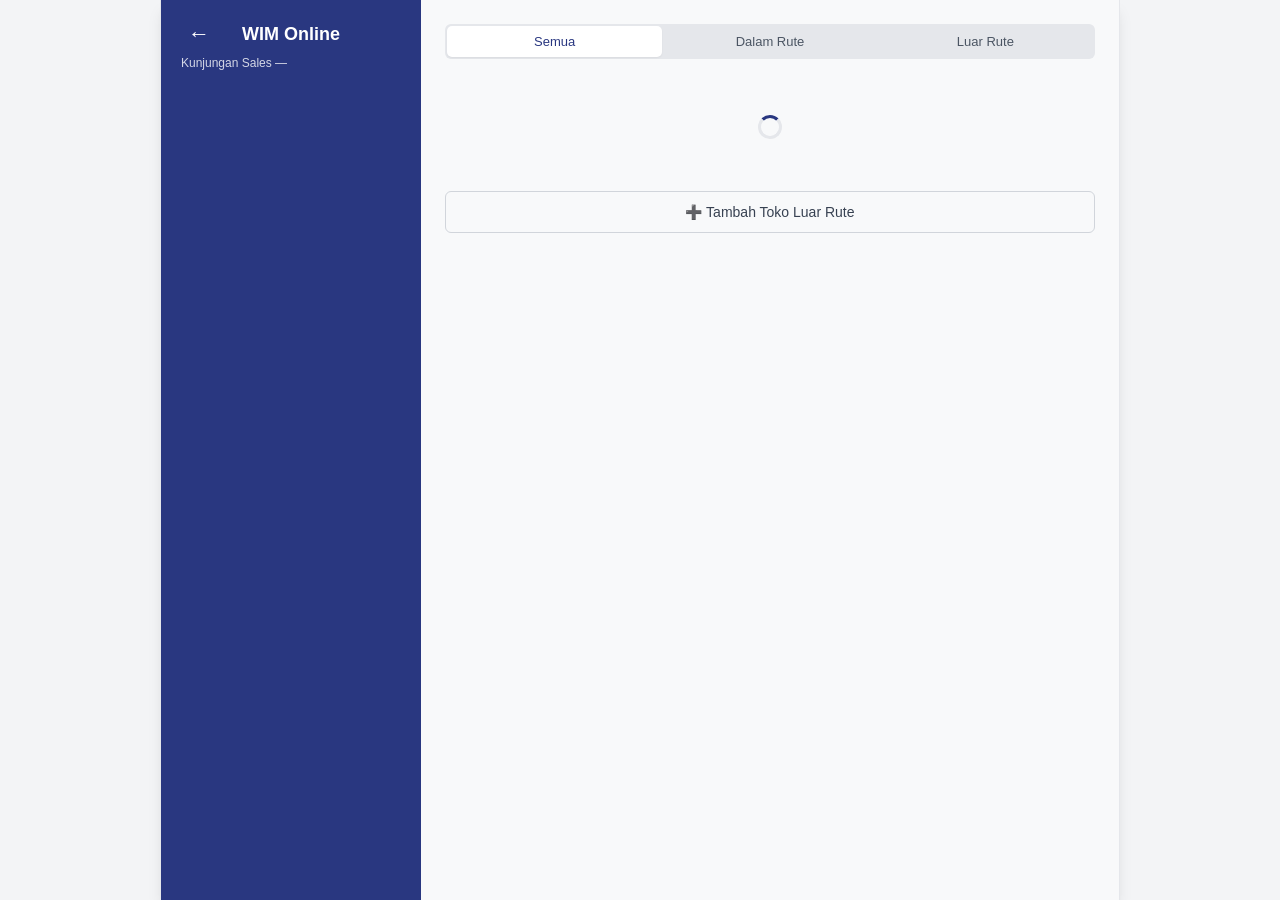
<file: visit-card.html>
<!DOCTYPE html>
<html lang="id">
<head>
<meta charset="UTF-8">
<meta name="viewport" content="width=device-width, initial-scale=1.0, user-scalable=no">
<title>WIM Online — Kunjungan</title>
<link rel="stylesheet" href="css/app.css">
</head>
<body>
<div class="app-shell">
  <header class="app-header">
    <div class="header-row">
      <button class="back-btn" onclick="history.back()">←</button>
      <h1>WIM Online</h1>
      <span style="width:36px;"></span>
    </div>
    <div class="subtitle">Kunjungan Sales — <span id="headerDate"></span></div>
  </header>

  <div class="main-content">
    <!-- Filter: In-Rute / Luar-Rute -->
    <div class="segment">
      <button class="active" data-filter="all" onclick="filterStores('all',this)">Semua</button>
      <button data-filter="in" onclick="filterStores('in',this)">Dalam Rute</button>
      <button data-filter="out" onclick="filterStores('out',this)">Luar Rute</button>
    </div>

    <!-- Store list -->
    <div id="storeList"><div class="loading"><div class="spinner"></div></div></div>

    <!-- Add Out-of-Route Store -->
    <button class="btn btn-outline btn-block" onclick="openAddOutRouteStore()" style="margin:12px 0;">
      ➕ Tambah Toko Luar Rute
    </button>

    <!-- Add Out-of-Route Store Modal -->
    <div class="modal-overlay" id="addStoreModal" style="display:none;" onclick="if(event.target===this)closeAddStore()">
      <div class="modal-content">
        <div class="modal-title">Tambah Toko Luar Rute</div>
        <div class="form-group">
          <input class="form-input" id="addStoreSearch" placeholder="Cari nama toko..." oninput="filterAddStoreList()">
        </div>
        <div id="addStoreList" style="max-height:300px;overflow-y:auto;"></div>
        <div style="height:8px;"></div>
        <button class="btn btn-primary" id="btnAddSelected" onclick="confirmAddOutRouteStore()" disabled>
          ✅ Tambahkan ke Daftar
        </button>
        <div style="height:8px;"></div>
        <button class="btn btn-outline" onclick="closeAddStore()">Batal</button>
      </div>
    </div>

    <!-- Store Detail Modal -->
    <div class="modal-overlay" id="storeModal" style="display:none;" onclick="if(event.target===this)closeModal()">
      <div class="modal-content">
        <div class="modal-title" id="modalStoreName">Toko</div>
        <div class="store-address" id="modalStoreAddr" style="margin-bottom:12px;font-size:13px;color:var(--gray-400);"></div>

        <!-- Timer -->
        <div class="timer-display">
          <div class="timer-number" id="visitTimer">3:00</div>
          <div class="timer-label">Waktu minimum kunjungan</div>
        </div>

        <!-- Action buttons -->
        <button class="btn btn-primary btn-block" id="btnCheckin" onclick="handleCheckin()">📍 Check-in di Toko</button>
        <div style="height:8px;"></div>
        <button class="btn btn-outline btn-block" onclick="handleStock()">📦 Input Stok Toko</button>
        <div style="height:8px;"></div>
        <button class="btn btn-outline btn-block" onclick="handlePhoto()">📸 Ambil Foto</button>
        <div style="height:8px;"></div>
        <button class="btn btn-success btn-block" onclick="handleOrder()">🛒 Buat Pesanan</button>
        <div style="height:8px;"></div>
        <button class="btn btn-outline btn-block btn-sm" onclick="handleNoOrder()">❌ Tidak Ada Pesanan (alasan)</button>
        <div style="height:12px;"></div>
        <button class="btn btn-success btn-lg btn-block" id="btnFinish" disabled onclick="handleFinish()">
          ✅ Selesaikan Kunjungan
        </button>
      </div>
    </div>

    <!-- Camera Modal -->
    <div class="modal-overlay" id="cameraModal" style="display:none;" onclick="if(event.target===this)closeCamera()">
      <div class="modal-content">
        <div class="modal-title">Ambil Foto Kunjungan</div>
        
        <!-- Selfie wajib -->
        <div class="form-group">
          <label class="form-label">Selfie (wajib — 1 foto) *</label>
          <div class="photo-area" id="selfiePreview" onclick="takeSelfie()">
            <div class="camera-icon">📷</div>
            <div class="photo-label">Tap untuk selfie</div>
          </div>
          <div id="selfieStatus" style="font-size:12px;color:var(--gray-400);margin-top:4px;"></div>
        </div>

        <!-- Foto tambahan (opsional, bisa lebih dari 1) -->
        <div class="form-group">
          <label class="form-label">Foto Tambahan (opsional)</label>
          <button class="btn btn-outline btn-sm" onclick="takeExtraPhoto()">📸 Ambil Foto Spanduk/Etalase</button>
          <div id="extraPhotos" style="margin-top:8px;"></div>
        </div>

        <div class="form-group">
          <label class="form-label">Keterangan Foto</label>
          <input class="form-input" id="photoDesc" placeholder="Selfie / Spanduk / Etalase">
        </div>
        
        <div class="alert alert-info" style="font-size:12px;">
          Selfie wajib diambil. Foto tambahan bersifat opsional (bisa lebih dari 1).
        </div>
        
        <button class="btn btn-primary" onclick="confirmPhotos()">✅ Selesai Ambil Foto</button>
        <div style="height:8px;"></div>
        <button class="btn btn-outline" onclick="closeCamera()">Tutup</button>
      </div>
    </div>

    <!-- No Order Reason Modal -->
    <div class="modal-overlay" id="noOrderModal" style="display:none;" onclick="if(event.target===this)closeNoOrder()">
      <div class="modal-content">
        <div class="modal-title">Alasan Tidak Ada Pesanan</div>
        <div class="form-group">
          <select class="form-select" id="noOrderReason" onchange="toggleLainnyaReason()">
            <option value="">Pilih alasan...</option>
            <option value="Stok masih penuh">Stok masih penuh</option>
            <option value="Toko tutup">Toko tutup</option>
            <option value="Pemilik tidak ada">Pemilik tidak ada</option>
            <option value="Harga belum cocok">Harga belum cocok</option>
            <option value="Menunggu promo">Menunggu promo</option>
            <option value="Lainnya">Lainnya (tulis sendiri)</option>
          </select>
        </div>
        <div class="form-group" id="lainnyaReasonGroup" style="display:none;">
          <label class="form-label">Tulis alasan *</label>
          <textarea class="form-input" id="lainnyaReason" placeholder="Ketik alasan tidak ada pesanan..."></textarea>
        </div>
        <button class="btn btn-primary" onclick="submitNoOrder()">Kirim</button>
        <div style="height:8px;"></div>
        <button class="btn btn-outline" onclick="closeNoOrder()">Batal</button>
      </div>
    </div>
  </div>

  <nav class="bottom-nav">
    <a href="dashboard.html" ><span class="nav-icon">🏠</span>Beranda</a>
    <a href="absensi.html" ><span class="nav-icon">⏰</span>Absensi</a>
    <a href="visit-card.html" class="active"><span class="nav-icon">📋</span>Kunjungan</a>
    <a href="noo.html" ><span class="nav-icon">➕</span>NOO</a>
    <a href="report.html" ><span class="nav-icon">📊</span>Laporan</a>
  </nav>
</div>

<script src="js/config.js"></script>
<script src="js/api.js"></script>
<script src="js/app.js"></script>
<script>
let currentStore = null;
let currentTimer = null;
let checkinDone = false;
let selfieTaken = false;
let extraPhotoCount = 0;
let photoTaken = false;  // selfie counts as photoTaken
let allStores = [];

document.addEventListener('DOMContentLoaded', () => {
  Session.checkOrRedirect();
  document.getElementById('headerDate').textContent = new Date().toLocaleDateString('id-ID', { weekday: 'long', day: 'numeric', month: 'long', year: 'numeric' });
  WIM_API.getPlaces().then(places => {
    addOutRouteAllPlaces = places;
    allStores = places;
    const stores = allStores.filter(s => s.type === 'store' || !s.type);
    renderStores(stores);
  }).catch(() => {
    document.getElementById('storeList').innerHTML =
      `<div class="alert alert-danger">Gagal memuat daftar toko</div>`;
  });
});

async function loadStores() {
  try {
    allStores = await WIM_API.getPlaces();
    const stores = allStores.filter(s => s.type === 'store' || !s.type);
    renderStores(stores);
  } catch(e) {
    document.getElementById('storeList').innerHTML =
      `<div class="alert alert-danger">Gagal memuat toko: ${e.message}</div>`;
  }
}

function renderStores(stores) {
  const el = document.getElementById('storeList');
  if (stores.length === 0) {
    el.innerHTML = `<div class="empty-state"><div class="empty-icon">📋</div><p>Tidak ada toko dalam daftar</p></div>`;
    return;
  }
  el.innerHTML = stores.map(s => {
    const initial = (s.name || 'T').charAt(0);
    const city = s.city || s.street1 || '';
    const inRoute = s.meta?.in_route !== false;
    const badge = inRoute
      ? '<span class="badge badge-success">Dalam Rute</span>'
      : '<span class="badge badge-warning">Luar Rute</span>';
    return `<div class="store-item" onclick="openStore('${s.id}','${s.name}','${city}','${s.latitude||''}','${s.longitude||''}')">
      <div class="store-icon">${initial}</div>
      <div class="store-info">
        <div class="store-name">${s.name || 'Tanpa Nama'}</div>
        <div class="store-address">${city}</div>
        <div class="store-meta">${badge}</div>
      </div>
      <span style="color:var(--gray-300);font-size:18px;">›</span>
    </div>`;
  }).join('');
}

function filterStages(filter, btn) {
  document.querySelectorAll('.segment button').forEach(b => b.classList.remove('active'));
  btn.classList.add('active');
  const stores = allStores.filter(s => s.type === 'store' || !s.type);
  if (filter === 'in') {
    renderStores(stores.filter(s => s.meta?.in_route !== false));
  } else if (filter === 'out') {
    renderStores(stores.filter(s => s.meta?.in_route === false));
  } else {
    renderStores(stores);
  }
}

function filterStores(filter, btn) {
  document.querySelectorAll('.segment button').forEach(b => b.classList.remove('active'));
  btn.classList.add('active');
  const stores = allStores.filter(s => s.type === 'store' || !s.type);
  if (filter === 'in') renderStores(stores.filter(s => s.meta?.in_route !== false));
  else if (filter === 'out') renderStores(stores.filter(s => s.meta?.in_route === false));
  else renderStores(stores);
}

function openStore(id, name, city, lat, lng) {
  currentStore = { id, name, city, lat, lng };
  document.getElementById('modalStoreName').textContent = name;
  document.getElementById('modalStoreAddr').textContent = city || 'Alamat tidak tersedia';
  document.getElementById('visitTimer').textContent = '3:00';
  document.getElementById('visitTimer').className = 'timer-number';
  document.getElementById('btnFinish').disabled = true;
  checkinDone = false;
  photoTaken = false;

  // Start timer
  if (currentTimer) currentTimer.stop();
  currentTimer = new VisitTimer(180, (remaining) => {
    const el = document.getElementById('visitTimer');
    const m = Math.floor(remaining / 60);
    const s = remaining % 60;
    el.textContent = `${m}:${s.toString().padStart(2, '0')}`;
  }, () => {
    document.getElementById('visitTimer').textContent = 'Selesai ✅';
    document.getElementById('visitTimer').className = 'timer-number timer-done';
    if (checkinDone) {
      document.getElementById('btnFinish').disabled = false;
    }
  });
  currentTimer.start();

  document.getElementById('storeModal').style.display = 'flex';
  document.getElementById('btnCheckin').disabled = false;
}

function closeModal() {
  document.getElementById('storeModal').style.display = 'none';
  if (currentTimer) currentTimer.stop();
}

async function handleCheckin() {
  if (!currentStore || !currentStore.lat || !currentStore.lng) {
    alert('Lokasi toko tidak tersedia. Gunakan GPS.');
    return;
  }
  try {
    await WIM_API.trackDriver(parseFloat(currentStore.lat), parseFloat(currentStore.lng));
    document.getElementById('btnCheckin').textContent = '✅ Check-in Berhasil';
    document.getElementById('btnCheckin').className = 'btn btn-success btn-block';
    document.getElementById('btnCheckin').disabled = true;
    checkinDone = true;
    if (currentTimer && currentTimer.isDone) {
      document.getElementById('btnFinish').disabled = false;
    }
  } catch(e) {
    alert(`Gagal check-in: ${e.message}`);
  }
}

function handleStock() {
  const qty = prompt('Stok SANQUA PET 220ML (karton):', '0');
  if (qty !== null) {
    alert(`Stok dicatat: ${qty} karton`);
  }
}

function handlePhoto() {
  selfieTaken = false;
  extraPhotoCount = 0;
  document.getElementById('selfiePreview').innerHTML = '<div class="camera-icon">📷</div><div class="photo-label">Tap untuk selfie</div>';
  document.getElementById('selfieStatus').textContent = '';
  document.getElementById('extraPhotos').innerHTML = '';
  document.getElementById('cameraModal').style.display = 'flex';
}

async function takeSelfie() {
  const file = await capturePhoto('user');
  if (file) {
    const preview = document.getElementById('selfiePreview');
    const url = URL.createObjectURL(file);
    preview.innerHTML = `<img src="${url}" alt="Selfie">`;
    selfieTaken = true;
    photoTaken = true;
    document.getElementById('selfieStatus').textContent = '✅ Selfie berhasil';
    document.getElementById('selfieStatus').style.color = 'var(--green)';
  } else {
    alert('Gagal mengakses kamera depan');
  }
}

async function takeExtraPhoto() {
  const file = await capturePhoto('environment');
  if (file) {
    extraPhotoCount++;
    const container = document.getElementById('extraPhotos');
    const url = URL.createObjectURL(file);
    const div = document.createElement('div');
    div.className = 'store-item';
    div.innerHTML = `
      <div style="width:48px;height:48px;border-radius:6px;overflow:hidden;flex-shrink:0;">
        <img src="${url}" style="width:100%;height:100%;object-fit:cover;">
      </div>
      <div class="store-info">
        <div class="store-name">Foto tambahan #${extraPhotoCount}</div>
        <div class="store-address">Berhasil diambil</div>
      </div>
      <button class="btn btn-sm btn-danger" onclick="this.parentElement.remove()">🗑️</button>
    `;
    container.appendChild(div);
  } else {
    alert('Gagal mengakses kamera belakang');
  }
}

function confirmPhotos() {
  if (!selfieTaken) {
    alert('Selfie wajib diambil! Ambil foto selfie terlebih dahulu.');
    return;
  }
  const desc = document.getElementById('photoDesc').value.trim();
  alert(`✅ Foto selesai! ${extraPhotoCount > 0 ? `${extraPhotoCount} foto tambahan. ` : ''}${desc ? 'Keterangan: '+desc : ''}`);
  closeCamera();
}

function closeCamera() {
  document.getElementById('cameraModal').style.display = 'none';
}

function handleOrder() {
  if (!checkinDone) {
    alert('Harap check-in terlebih dahulu!');
    return;
  }
  closeModal();
  window.location.href = 'order.html?store=' + currentStore.id;
}

function handleNoOrder() {
  document.getElementById('noOrderReason').value = '';
  document.getElementById('lainnyaReasonGroup').style.display = 'none';
  document.getElementById('noOrderModal').style.display = 'flex';
}

function toggleLainnyaReason() {
  const val = document.getElementById('noOrderReason').value;
  document.getElementById('lainnyaReasonGroup').style.display = val === 'Lainnya' ? 'block' : 'none';
}

function closeNoOrder() {
  document.getElementById('noOrderModal').style.display = 'none';
}

async function submitNoOrder() {
  let reason = document.getElementById('noOrderReason').value;
  if (reason === 'Lainnya') {
    reason = document.getElementById('lainnyaReason').value.trim();
    if (!reason) { alert('Tulis alasan terlebih dahulu'); return; }
  }
  if (!reason) { alert('Pilih alasan'); return; }
  try {
    const store = allStores.find(s => s.id === currentStore.id || s.name === currentStore.name);
    const contact = store ? await WIM_API.getContacts().then(cs => cs.find(c => c.place_uuid === store.uuid)) : null;
    await WIM_API.createOrder({
      customer_uuid: contact?.uuid || store?.uuid,
      customer_type: 'contact',
      status: 'no-order',
      type: 'delivery',
      meta: { reason, payment_method: 'none' },
      payload: { dropoff_uuid: store?.uuid, entities: [] }
    });
    closeNoOrder();
    closeModal();
    alert('Kunjungan tanpa pesanan dicatat.');
    document.getElementById('btnFinish').disabled = false;
  } catch(e) {
    alert(`Gagal: ${e.message}`);
  }
}

async function handleFinish() {
  if (!checkinDone) { alert('Check-in dulu!'); return; }
  if (!currentTimer?.isDone && currentTimer?.remaining > 0) {
    alert('Tunggu timer selesai (' + currentTimer.formatted + ')');
    return;
  }
  alert('✅ Kunjungan selesai!');
  closeModal();
}

// ── Luar Rute: Tambah Toko ke Daftar Kunjungan
let addOutRouteSelected = null;
let addOutRouteAllPlaces = [];

function openAddOutRouteStore() {
  addOutRouteSelected = null;
  document.getElementById('btnAddSelected').disabled = true;
  document.getElementById('addStoreSearch').value = '';
  document.getElementById('addStoreModal').style.display = 'flex';
  populateAddStoreList();
}

function closeAddStore() {
  document.getElementById('addStoreModal').style.display = 'none';
}

function populateAddStoreList(searchTerm) {
  const existingIds = new Set(allStores.map(s => s.id));
  // Filter out stores already in the list
  let available = addOutRouteAllPlaces.filter(p => !existingIds.has(p.id));

  if (searchTerm) {
    const term = searchTerm.toLowerCase();
    available = available.filter(p => (p.name || '').toLowerCase().includes(term) || (p.city || '').toLowerCase().includes(term));
  }

  const el = document.getElementById('addStoreList');
  if (available.length === 0) {
    el.innerHTML = `<div class="empty-state"><p>Tidak ada toko yang tersedia</p></div>`;
    return;
  }

  el.innerHTML = available.map(p => {
    const initial = (p.name || 'T').charAt(0);
    return `<div class="store-item" onclick="selectAddStore('${p.id}','${p.name}','${p.city||''}')" data-store-id="${p.id}" style="cursor:pointer;">
      <div class="store-icon">${initial}</div>
      <div class="store-info">
        <div class="store-name">${p.name || 'Tanpa Nama'}</div>
        <div class="store-address">${p.city || ''}</div>
      </div>
      <div class="store-status" style="font-size:18px;">○</div>
    </div>`;
  }).join('');
}

function filterAddStoreList() {
  const term = document.getElementById('addStoreSearch').value;
  populateAddStoreList(term);
}

function selectAddStore(id, name, city) {
  // Deselect previous
  document.querySelectorAll('#addStoreList .store-item').forEach(el => {
    el.style.background = '';
    el.querySelector('.store-status').textContent = '○';
  });

  const el = document.querySelector(`[data-store-id="${id}"]`);
  if (el) {
    el.style.background = 'var(--blue-50)';
    el.querySelector('.store-status').textContent = '●';
  }

  addOutRouteSelected = { id, name, city };
  document.getElementById('btnAddSelected').disabled = false;
}

async function confirmAddOutRouteStore() {
  if (!addOutRouteSelected) return;

  // Find the store in the places data
  const store = addOutRouteAllPlaces.find(p => p.id === addOutRouteSelected.id);
  if (!store) { alert('Toko tidak ditemukan'); return; }

  // Mark it as out-of-route
  store.meta = store.meta || {};
  store.meta.in_route = false;

  // Add to the allStores list
  allStores.push(store);

  // Re-render with current filter
  const activeFilter = document.querySelector('.segment button.active')?.dataset?.filter || 'all';
  filterStores(activeFilter, document.querySelector(`[data-filter="${activeFilter}"]`));

  WIM_LOGGER.info('Kunjungan', 'Toko luar rute ditambahkan', { store: store.name, id: store.id });
  closeAddStore();
  alert(`✅ Toko "${store.name}" ditambahkan ke daftar kunjungan (Luar Rute)`);
  }
}
</script>
</body>
</html>
</file>
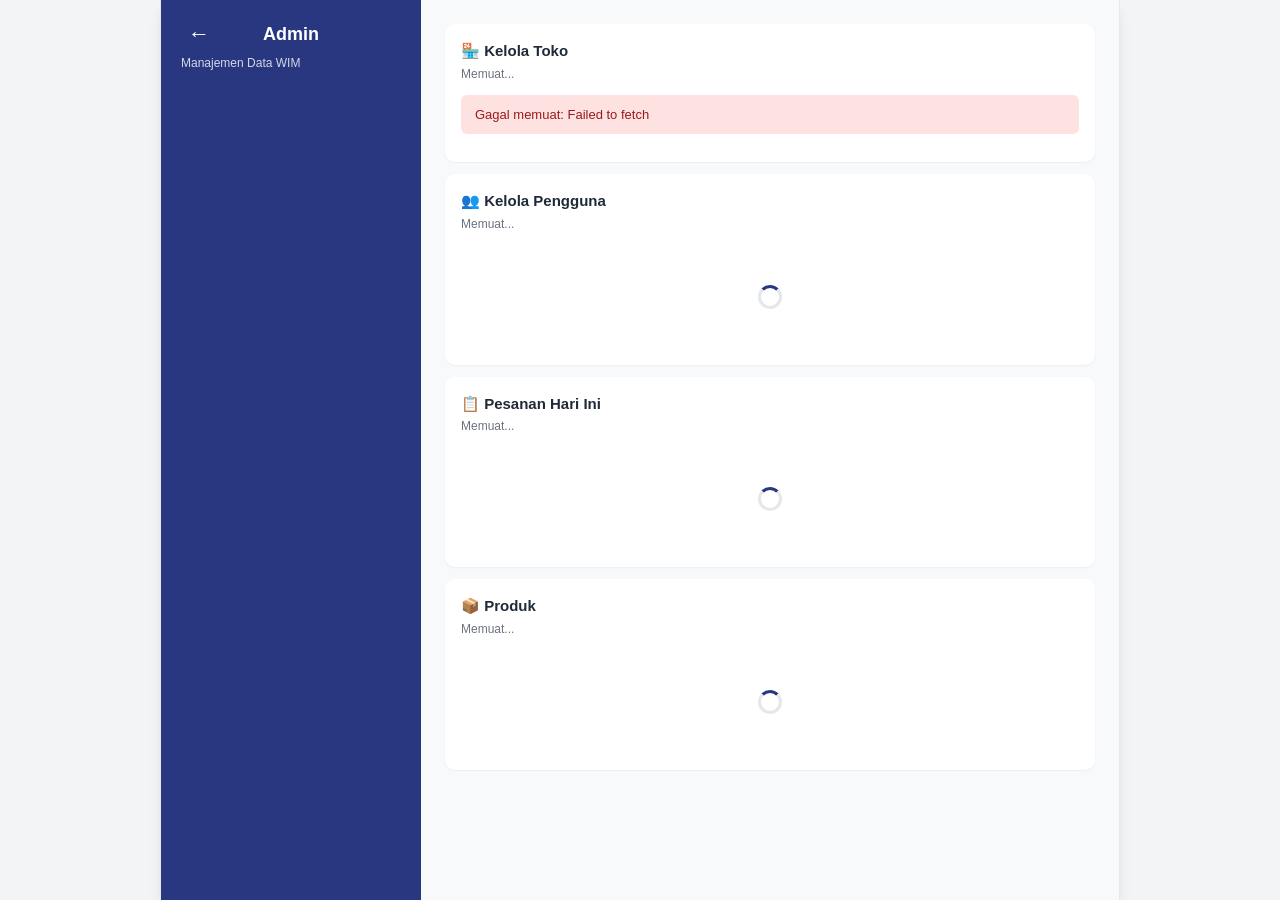
<file: frontend/admin.html>
<!DOCTYPE html>
<html lang="id">
<head>
<meta charset="UTF-8">
<meta name="viewport" content="width=device-width, initial-scale=1.0, user-scalable=no">
<title>WIM Fleetbase — Admin</title>
<link rel="stylesheet" href="css/app.css">
</head>
<body>
<div class="app-shell">
  <header class="app-header">
    <div class="header-row">
      <button class="back-btn" onclick="history.back()">←</button>
      <h1>Admin</h1>
      <span style="width:36px;"></span>
    </div>
    <div class="subtitle">Manajemen Data WIM</div>
  </header>

  <div class="main-content">
    <!-- Kelola Toko -->
    <div class="card">
      <div class="card-header">
        <div>
          <div class="card-title">🏪 Kelola Toko</div>
          <div class="card-subtitle" id="storeCount">Memuat...</div>
        </div>
      </div>
      <div id="storeAdminList"><div class="loading"><div class="spinner"></div></div></div>
    </div>

    <!-- Kelola Pengguna -->
    <div class="card">
      <div class="card-header">
        <div>
          <div class="card-title">👥 Kelola Pengguna</div>
          <div class="card-subtitle" id="userCount">Memuat...</div>
        </div>
      </div>
      <div id="userAdminList"><div class="loading"><div class="spinner"></div></div></div>
    </div>

    <!-- Pesanan Hari Ini -->
    <div class="card">
      <div class="card-header">
        <div>
          <div class="card-title">📋 Pesanan Hari Ini</div>
          <div class="card-subtitle" id="orderCount">Memuat...</div>
        </div>
      </div>
      <div id="orderAdminList"><div class="loading"><div class="spinner"></div></div></div>
    </div>

    <!-- Produk -->
    <div class="card">
      <div class="card-header">
        <div>
          <div class="card-title">📦 Produk</div>
          <div class="card-subtitle" id="productCount">Memuat...</div>
        </div>
      </div>
      <div id="productAdminList"><div class="loading"><div class="spinner"></div></div></div>
    </div>
  </div>

  <nav class="bottom-nav">
    <a href="dashboard.html">🏠Beranda</a>
    <a href="visit-card.html">📋Kunjungan</a>
    <a href="noo.html">➕NOO</a>
    <a href="admin.html" class="active">⚙Admin</a>
  </nav>
</div>

<script src="js/api.js"></script>
<script src="js/app.js"></script>
<script>
document.addEventListener('DOMContentLoaded', () => {
  Session.restoreAPI();
  loadAdminData();
});

async function loadAdminData() {
  try {
    const [places, contacts, orders, entities, drivers] = await Promise.all([
      WIM_API.getPlaces(),
      WIM_API.getContacts(),
      WIM_API.getOrders(),
      WIM_API.getEntities(),
      WIM_API.getDrivers(),
    ]);

    const stores = places.filter(p => p.type === 'store' || !p.type);
    renderStoreAdmin(stores);
    renderUserAdmin(drivers, contacts);
    renderOrderAdmin(orders);
    renderProductAdmin(entities);

    document.getElementById('storeCount').textContent = `${stores.length} toko`;
    document.getElementById('userCount').textContent = `${(drivers?.length||0)+(contacts?.length||0)} pengguna`;
    document.getElementById('orderCount').textContent = `${(orders?.length||0)} pesanan`;
    document.getElementById('productCount').textContent = `${(entities?.length||0)} produk`;
  } catch(e) {
    console.error('Admin load error:', e);
    document.getElementById('storeAdminList').innerHTML =
      `<div class="alert alert-danger">Gagal memuat: ${e.message}</div>`;
  }
}

function renderStoreAdmin(stores) {
  const el = document.getElementById('storeAdminList');
  if (!stores.length) { el.innerHTML = `<div class="empty-state"><p>Belum ada toko</p></div>`; return; }
  el.innerHTML = stores.map(s => `<div class="store-item">
    <div class="store-icon">${(s.name||'T').charAt(0)}</div>
    <div class="store-info">
      <div class="store-name">${s.name||'Tanpa Nama'}</div>
      <div class="store-address">${s.city||''} ${s.street1||''}</div>
    </div>
    <div style="display:flex;gap:4px;flex-shrink:0;">
      <button class="btn btn-sm btn-outline" onclick="alert('Edit toko')">✏️</button>
      <button class="btn btn-sm btn-danger" onclick="alert('Hapus toko')">🗑️</button>
    </div>
  </div>`).join('');
}

function renderUserAdmin(drivers, contacts) {
  const el = document.getElementById('userAdminList');
  const combined = [
    ...(drivers||[]).map(d => ({ name: 'Andi Sales (Driver)', phone: '628111111111', role: 'Driver' })),
    ...(contacts||[]).map(c => ({ name: c.name||'', phone: c.phone||'', role: c.type||'Customer' }))
  ];
  if (!combined.length) { el.innerHTML = `<div class="empty-state"><p>Belum ada pengguna</p></div>`; return; }
  el.innerHTML = combined.slice(0,10).map(u => `<div class="store-item">
    <div class="store-icon" style="background:var(--green);">👤</div>
    <div class="store-info">
      <div class="store-name">${u.name}</div>
      <div class="store-address">${u.phone} • <span class="badge badge-info">${u.role}</span></div>
    </div>
  </div>`).join('');
}

function renderOrderAdmin(orders) {
  const el = document.getElementById('orderAdminList');
  if (!orders.length) { el.innerHTML = `<div class="empty-state"><p>Belum ada pesanan</p></div>`; return; }
  el.innerHTML = orders.slice(0,10).map(o => `<div class="store-item">
    <div class="store-icon" style="background:var(--green);">📋</div>
    <div class="store-info">
      <div class="store-name">Pesanan ${o.public_id||'#'+o.id}</div>
      <div class="store-address">
        Status: <span class="badge ${o.status==='verified'?'badge-success':o.status==='pending'?'badge-warning':'badge-gray'}">${o.status}</span>
      </div>
    </div>
    <div style="display:flex;gap:4px;flex-shrink:0;">
      <button class="btn btn-sm btn-success" onclick="alert('Pesanan diterima')">✓</button>
      <button class="btn btn-sm btn-danger" onclick="alert('Pesanan ditolak')">✗</button>
    </div>
  </div>`).join('');
}

function renderProductAdmin(entities) {
  const el = document.getElementById('productAdminList');
  if (!entities.length) { el.innerHTML = `<div class="empty-state"><p>Belum ada produk</p></div>`; return; }
  el.innerHTML = entities.map(e => {
    const meta = typeof e.meta === 'object' ? e.meta : {};
    const brand = meta?.brand||'';
    const price = e.price ? `Rp${e.price.toLocaleString('id-ID')}` : '-';
    return `<div class="store-item">
      <div class="store-icon" style="background:var(--tosca);">📦</div>
      <div class="store-info">
        <div class="store-name">${e.name}</div>
        <div class="store-address">${e.sku||''} • ${price} • ${brand}</div>
      </div>
      <button class="btn btn-sm btn-outline" onclick="alert('Edit harga produk')">✏️</button>
    </div>`;
  }).join('');
}
</script>
</body>
</html>
</file>
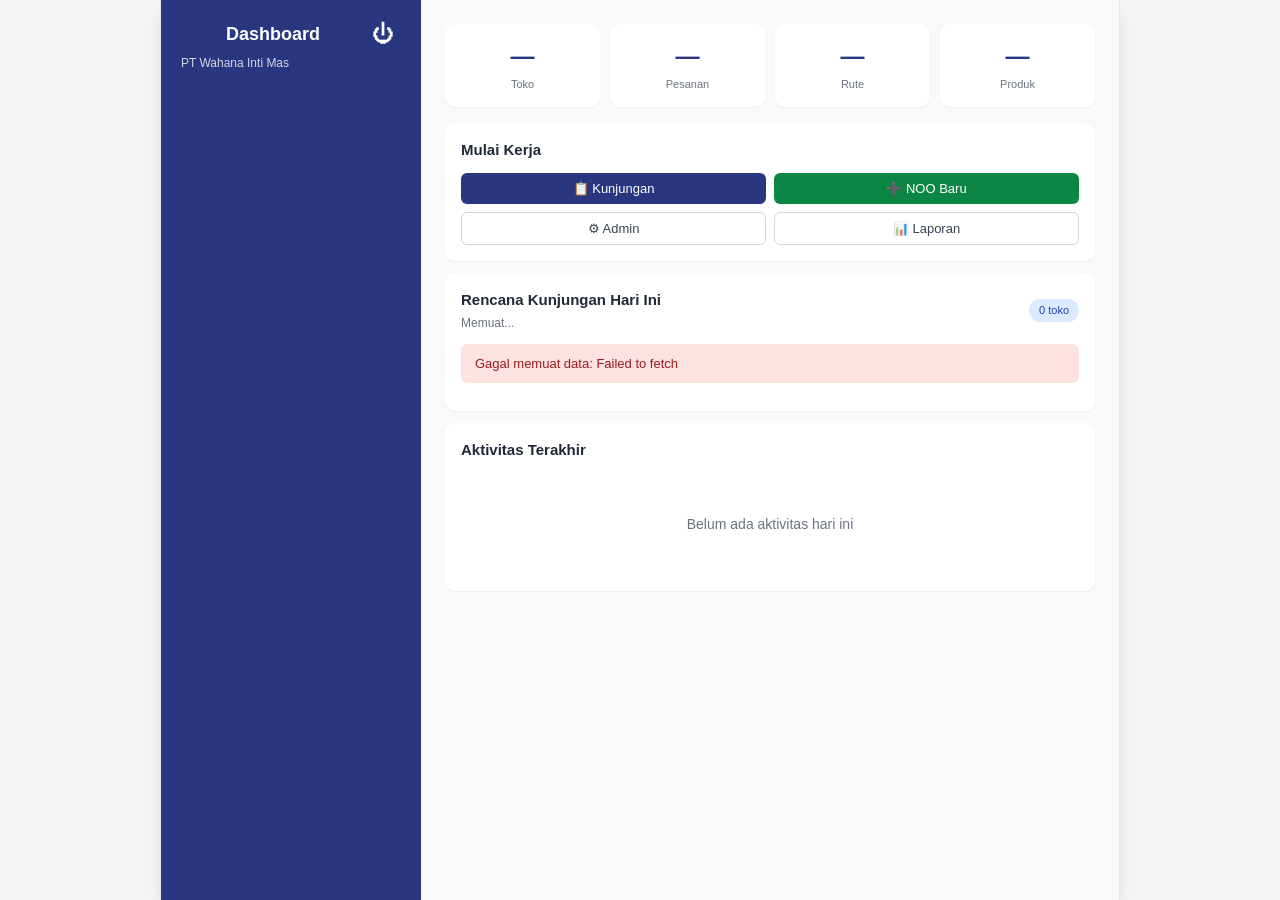
<file: frontend/dashboard.html>
<!DOCTYPE html>
<html lang="id">
<head>
<meta charset="UTF-8">
<meta name="viewport" content="width=device-width, initial-scale=1.0, user-scalable=no">
<title>WIM Fleetbase — Dashboard</title>
<link rel="stylesheet" href="css/app.css">
</head>
<body>
<div class="app-shell">
  <!-- Header -->
  <header class="app-header">
    <div class="header-row">
      <span></span>
      <h1>Dashboard</h1>
      <button class="back-btn" onclick="handleLogout()" title="Keluar">⏻</button>
    </div>
    <div class="subtitle" id="headerSubtitle">PT Wahana Inti Mas</div>
  </header>

  <!-- Main Content -->
  <div class="main-content">
    <!-- Stats -->
    <div class="stats-grid" id="statsGrid">
      <div class="stat-card"><div class="stat-value" id="statStores">—</div><div class="stat-label">Toko</div></div>
      <div class="stat-card"><div class="stat-value" id="statOrders">—</div><div class="stat-label">Pesanan</div></div>
      <div class="stat-card"><div class="stat-value" id="statRoutes">—</div><div class="stat-label">Rute</div></div>
      <div class="stat-card"><div class="stat-value" id="statProducts">—</div><div class="stat-label">Produk</div></div>
    </div>

    <!-- Quick Actions -->
    <div class="card">
      <div class="card-title" style="margin-bottom:12px;">Mulai Kerja</div>
      <div style="display:grid;grid-template-columns:1fr 1fr;gap:8px;">
        <button class="btn btn-primary btn-sm" onclick="location.href='visit-card.html'">📋 Kunjungan</button>
        <button class="btn btn-success btn-sm" onclick="location.href='noo.html'">➕ NOO Baru</button>
        <button class="btn btn-outline btn-sm" onclick="location.href='admin.html'">⚙ Admin</button>
        <button class="btn btn-outline btn-sm" onclick="location.href='report.html'">📊 Laporan</button>
      </div>
    </div>

    <!-- Today's Plan -->
    <div class="card">
      <div class="card-header">
        <div>
          <div class="card-title">Rencana Kunjungan Hari Ini</div>
          <div class="card-subtitle" id="todayDate">Memuat...</div>
        </div>
        <span class="badge badge-info" id="planCount">0 toko</span>
      </div>
      <div id="storeList">
        <div class="loading"><div class="spinner"></div></div>
      </div>
    </div>

    <!-- Recent Activity -->
    <div class="card">
      <div class="card-header">
        <div class="card-title">Aktivitas Terakhir</div>
      </div>
      <div id="activityList">
        <div class="empty-state"><p>Belum ada aktivitas hari ini</p></div>
      </div>
    </div>
  </div>

  <!-- Bottom Navigation -->
  <nav class="bottom-nav">
    <a href="dashboard.html" class="active"><span class="nav-icon">🏠</span>Beranda</a>
    <a href="visit-card.html"><span class="nav-icon">📋</span>Kunjungan</a>
    <a href="noo.html"><span class="nav-icon">➕</span>NOO</a>
    <a href="admin.html"><span class="nav-icon">⚙</span>Admin</a>
  </nav>
</div>

<script src="js/api.js"></script>
<script>
// Restore session
(function init() {
  const token = sessionStorage.getItem('wim_token') || 'flb_live_RgeKNhT7Pg8rCcuXp8sD';
  const baseURL = sessionStorage.getItem('wim_base_url') || 'http://192.168.6.223:8000/v1';
  const driverId = sessionStorage.getItem('wim_driver_id') || 'bdd47b89-9ca9-4452-a29c-2bc603347c78';
  WIM_API.init({ token, baseURL, driverId });
  loadDashboard();
})();

async function loadDashboard() {
  try {
    const [places, entities, orders, routes, drivers] = await Promise.all([
      WIM_API.getPlaces(),
      WIM_API.getEntities(),
      WIM_API.getOrders(),
      WIM_API.getRoutes(),
      WIM_API.getDrivers(),
    ]);

    const stores = places.filter(p => p.type === 'store' || !p.type);
    document.getElementById('statStores').textContent = stores.length || '0';
    document.getElementById('statOrders').textContent = (orders.length) || '0';
    document.getElementById('statRoutes').textContent = (routes.length) || '0';
    document.getElementById('statProducts').textContent = (entities.length) || '0';

    // Today's date
    const now = new Date();
    const dateStr = now.toLocaleDateString('id-ID', { weekday: 'long', year: 'numeric', month: 'long', day: 'numeric' });
    document.getElementById('todayDate').textContent = dateStr;

    // Store list
    const storeList = document.getElementById('storeList');
    if (stores.length === 0) {
      storeList.innerHTML = `<div class="empty-state"><div class="empty-icon">📪</div><p>Belum ada toko terdaftar</p></div>`;
      document.getElementById('planCount').textContent = '0 toko';
    } else {
      document.getElementById('planCount').textContent = `${stores.length} toko`;
      storeList.innerHTML = stores.map(s => {
        const status = s.status || 'active';
        const badge = status === 'active'
          ? '<span class="badge badge-success">Aktif</span>'
          : '<span class="badge badge-gray">Nonaktif</span>';
        const initial = (s.name || 'T').charAt(0);
        const city = s.city || s.street1 || '';
        return `<div class="store-item" onclick="location.href='visit-card.html?store=${s.id}'">
          <div class="store-icon">${initial}</div>
          <div class="store-info">
            <div class="store-name">${s.name || 'Toko Tanpa Nama'}</div>
            <div class="store-address">${city}</div>
            <div class="store-meta">${badge}</div>
          </div>
          <span style="color:var(--gray-300);font-size:18px;">›</span>
        </div>`;
      }).join('');
    }

    // Activity
    const activityEl = document.getElementById('activityList');
    if (orders.length > 0) {
      const recent = orders.slice(0, 3);
      activityEl.innerHTML = recent.map(o => {
        const date = o.created_at ? new Date(o.created_at).toLocaleTimeString('id-ID', { hour: '2-digit', minute: '2-digit' }) : '';
        const badge = o.status === 'verified' ? 'badge-success' : o.status === 'pending' ? 'badge-warning' : 'badge-gray';
        return `<div class="store-item">
          <div class="store-icon" style="background:var(--green);">📋</div>
          <div class="store-info">
            <div class="store-name">Pesanan ${o.public_id || '#'+o.id}</div>
            <div class="store-address">Status: <span class="badge ${badge}">${o.status}</span> • ${date}</div>
          </div>
        </div>`;
      }).join('');
    }
  } catch (e) {
    console.error('Dashboard load error:', e);
    document.getElementById('storeList').innerHTML =
      `<div class="alert alert-danger">Gagal memuat data: ${e.message}</div>`;
  }
}

function handleLogout() {
  if (confirm('Keluar dari aplikasi?')) {
    sessionStorage.clear();
    window.location.href = 'index.html';
  }
}
</script>
</body>
</html>
</file>
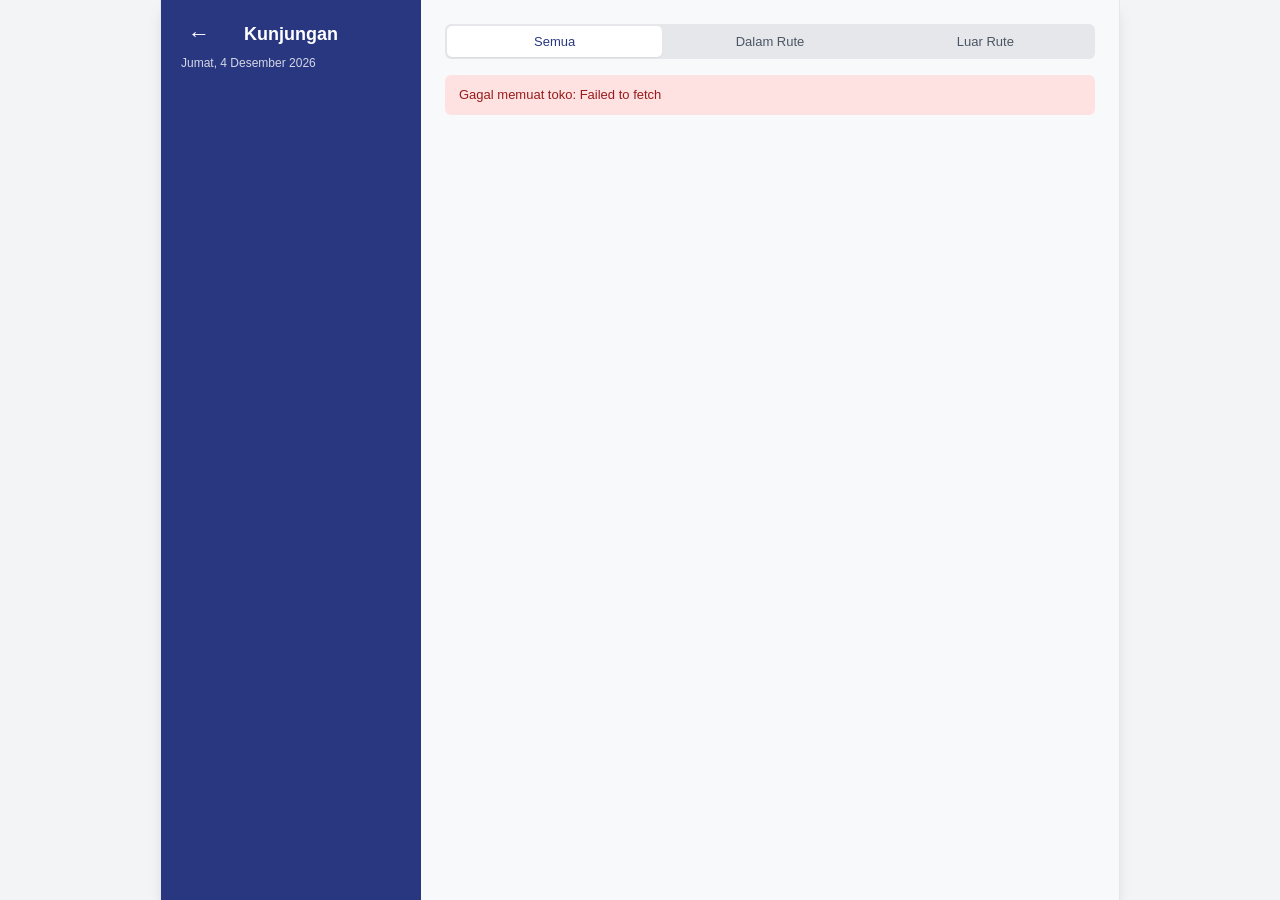
<file: frontend/visit-card.html>
<!DOCTYPE html>
<html lang="id">
<head>
<meta charset="UTF-8">
<meta name="viewport" content="width=device-width, initial-scale=1.0, user-scalable=no">
<title>WIM Fleetbase — Kunjungan</title>
<link rel="stylesheet" href="css/app.css">
</head>
<body>
<div class="app-shell">
  <header class="app-header">
    <div class="header-row">
      <button class="back-btn" onclick="history.back()">←</button>
      <h1>Kunjungan</h1>
      <span style="width:36px;"></span>
    </div>
    <div class="subtitle" id="headerDate"></div>
  </header>

  <div class="main-content">
    <!-- Filter: In-Rute / Luar-Rute -->
    <div class="segment">
      <button class="active" data-filter="all" onclick="filterStores('all',this)">Semua</button>
      <button data-filter="in" onclick="filterStores('in',this)">Dalam Rute</button>
      <button data-filter="out" onclick="filterStores('out',this)">Luar Rute</button>
    </div>

    <!-- Store list -->
    <div id="storeList"><div class="loading"><div class="spinner"></div></div></div>

    <!-- Store Detail Modal -->
    <div class="modal-overlay" id="storeModal" style="display:none;" onclick="if(event.target===this)closeModal()">
      <div class="modal-content">
        <div class="modal-title" id="modalStoreName">Toko</div>
        <div class="store-address" id="modalStoreAddr" style="margin-bottom:12px;font-size:13px;color:var(--gray-400);"></div>

        <!-- Timer -->
        <div class="timer-display">
          <div class="timer-number" id="visitTimer">3:00</div>
          <div class="timer-label">Waktu minimum kunjungan</div>
        </div>

        <!-- Action buttons -->
        <button class="btn btn-primary btn-block" id="btnCheckin" onclick="handleCheckin()">📍 Check-in di Toko</button>
        <div style="height:8px;"></div>
        <button class="btn btn-outline btn-block" onclick="handleStock()">📦 Input Stok Toko</button>
        <div style="height:8px;"></div>
        <button class="btn btn-outline btn-block" onclick="handlePhoto()">📸 Ambil Foto</button>
        <div style="height:8px;"></div>
        <button class="btn btn-success btn-block" onclick="handleOrder()">🛒 Buat Pesanan</button>
        <div style="height:8px;"></div>
        <button class="btn btn-outline btn-block btn-sm" onclick="handleNoOrder()">❌ Tidak Ada Pesanan (alasan)</button>
        <div style="height:12px;"></div>
        <button class="btn btn-success btn-lg btn-block" id="btnFinish" disabled onclick="handleFinish()">
          ✅ Selesaikan Kunjungan
        </button>
      </div>
    </div>

    <!-- Camera Modal -->
    <div class="modal-overlay" id="cameraModal" style="display:none;" onclick="if(event.target===this)closeCamera()">
      <div class="modal-content">
        <div class="modal-title">Ambil Foto</div>
        <div class="photo-area" id="photoPreview">
          <div class="camera-icon">📷</div>
          <div class="photo-label">Tap untuk mengambil foto</div>
        </div>
        <div class="form-group">
          <label class="form-label">Keterangan Foto</label>
          <input class="form-input" id="photoDesc" placeholder="Selfie / Spanduk / Etalase">
        </div>
        <button class="btn btn-primary" onclick="takePhoto()">📸 Ambil Foto</button>
        <div style="height:8px;"></div>
        <button class="btn btn-outline" onclick="closeCamera()">Tutup</button>
      </div>
    </div>

    <!-- No Order Reason Modal -->
    <div class="modal-overlay" id="noOrderModal" style="display:none;" onclick="if(event.target===this)closeNoOrder()">
      <div class="modal-content">
        <div class="modal-title">Alasan Tidak Ada Pesanan</div>
        <div class="form-group">
          <select class="form-select" id="noOrderReason">
            <option value="">Pilih alasan...</option>
            <option value="Stok masih penuh">Stok masih penuh</option>
            <option value="Toko tutup">Toko tutup</option>
            <option value="Pemilik tidak ada">Pemilik tidak ada</option>
            <option value="Harga belum cocok">Harga belum cocok</option>
            <option value="Menunggu promo">Menunggu promo</option>
            <option value="Lainnya">Lainnya</option>
          </select>
        </div>
        <button class="btn btn-primary" onclick="submitNoOrder()">Kirim</button>
        <div style="height:8px;"></div>
        <button class="btn btn-outline" onclick="closeNoOrder()">Batal</button>
      </div>
    </div>
  </div>

  <nav class="bottom-nav">
    <a href="dashboard.html">🏠Beranda</a>
    <a href="visit-card.html" class="active">📋Kunjungan</a>
    <a href="noo.html">➕NOO</a>
    <a href="admin.html">⚙Admin</a>
  </nav>
</div>

<script src="js/api.js"></script>
<script src="js/app.js"></script>
<script>
let currentStore = null;
let currentTimer = null;
let checkinDone = false;
let photoTaken = false;
let allStores = [];

document.addEventListener('DOMContentLoaded', () => {
  document.getElementById('headerDate').textContent = new Date().toLocaleDateString('id-ID', { weekday: 'long', day: 'numeric', month: 'long', year: 'numeric' });
  Session.restoreAPI();
  loadStores();
});

async function loadStores() {
  try {
    allStores = await WIM_API.getPlaces();
    const stores = allStores.filter(s => s.type === 'store' || !s.type);
    renderStores(stores);
  } catch(e) {
    document.getElementById('storeList').innerHTML =
      `<div class="alert alert-danger">Gagal memuat toko: ${e.message}</div>`;
  }
}

function renderStores(stores) {
  const el = document.getElementById('storeList');
  if (stores.length === 0) {
    el.innerHTML = `<div class="empty-state"><div class="empty-icon">📋</div><p>Tidak ada toko dalam daftar</p></div>`;
    return;
  }
  el.innerHTML = stores.map(s => {
    const initial = (s.name || 'T').charAt(0);
    const city = s.city || s.street1 || '';
    const inRoute = s.meta?.in_route !== false;
    const badge = inRoute
      ? '<span class="badge badge-success">Dalam Rute</span>'
      : '<span class="badge badge-warning">Luar Rute</span>';
    return `<div class="store-item" onclick="openStore('${s.id}','${s.name}','${city}','${s.latitude||''}','${s.longitude||''}')">
      <div class="store-icon">${initial}</div>
      <div class="store-info">
        <div class="store-name">${s.name || 'Tanpa Nama'}</div>
        <div class="store-address">${city}</div>
        <div class="store-meta">${badge}</div>
      </div>
      <span style="color:var(--gray-300);font-size:18px;">›</span>
    </div>`;
  }).join('');
}

function filterStages(filter, btn) {
  document.querySelectorAll('.segment button').forEach(b => b.classList.remove('active'));
  btn.classList.add('active');
  const stores = allStores.filter(s => s.type === 'store' || !s.type);
  if (filter === 'in') {
    renderStores(stores.filter(s => s.meta?.in_route !== false));
  } else if (filter === 'out') {
    renderStores(stores.filter(s => s.meta?.in_route === false));
  } else {
    renderStores(stores);
  }
}

function filterStores(filter, btn) {
  document.querySelectorAll('.segment button').forEach(b => b.classList.remove('active'));
  btn.classList.add('active');
  const stores = allStores.filter(s => s.type === 'store' || !s.type);
  if (filter === 'in') renderStores(stores.filter(s => s.meta?.in_route !== false));
  else if (filter === 'out') renderStores(stores.filter(s => s.meta?.in_route === false));
  else renderStores(stores);
}

function openStore(id, name, city, lat, lng) {
  currentStore = { id, name, city, lat, lng };
  document.getElementById('modalStoreName').textContent = name;
  document.getElementById('modalStoreAddr').textContent = city || 'Alamat tidak tersedia';
  document.getElementById('visitTimer').textContent = '3:00';
  document.getElementById('visitTimer').className = 'timer-number';
  document.getElementById('btnFinish').disabled = true;
  checkinDone = false;
  photoTaken = false;

  // Start timer
  if (currentTimer) currentTimer.stop();
  currentTimer = new VisitTimer(180, (remaining) => {
    const el = document.getElementById('visitTimer');
    const m = Math.floor(remaining / 60);
    const s = remaining % 60;
    el.textContent = `${m}:${s.toString().padStart(2, '0')}`;
  }, () => {
    document.getElementById('visitTimer').textContent = 'Selesai ✅';
    document.getElementById('visitTimer').className = 'timer-number timer-done';
    if (checkinDone) {
      document.getElementById('btnFinish').disabled = false;
    }
  });
  currentTimer.start();

  document.getElementById('storeModal').style.display = 'flex';
  document.getElementById('btnCheckin').disabled = false;
}

function closeModal() {
  document.getElementById('storeModal').style.display = 'none';
  if (currentTimer) currentTimer.stop();
}

async function handleCheckin() {
  if (!currentStore || !currentStore.lat || !currentStore.lng) {
    alert('Lokasi toko tidak tersedia. Gunakan GPS.');
    return;
  }
  try {
    await WIM_API.trackDriver(parseFloat(currentStore.lat), parseFloat(currentStore.lng));
    document.getElementById('btnCheckin').textContent = '✅ Check-in Berhasil';
    document.getElementById('btnCheckin').className = 'btn btn-success btn-block';
    document.getElementById('btnCheckin').disabled = true;
    checkinDone = true;
    if (currentTimer && currentTimer.isDone) {
      document.getElementById('btnFinish').disabled = false;
    }
  } catch(e) {
    alert(`Gagal check-in: ${e.message}`);
  }
}

function handleStock() {
  const qty = prompt('Stok SANQUA PET 220ML (karton):', '0');
  if (qty !== null) {
    alert(`Stok dicatat: ${qty} karton`);
  }
}

function handlePhoto() {
  document.getElementById('cameraModal').style.display = 'flex';
}

async function takePhoto() {
  const file = await capturePhoto('environment');
  if (file) {
    const preview = document.getElementById('photoPreview');
    const url = URL.createObjectURL(file);
    preview.innerHTML = `<img src="${url}" alt="Foto">`;
    photoTaken = true;
    alert('Foto berhasil diambil!');
  } else {
    alert('Gagal mengakses kamera');
  }
}

function closeCamera() {
  document.getElementById('cameraModal').style.display = 'none';
}

function handleOrder() {
  if (!checkinDone) {
    alert('Harap check-in terlebih dahulu!');
    return;
  }
  closeModal();
  window.location.href = 'order.html?store=' + currentStore.id;
}

function handleNoOrder() {
  document.getElementById('noOrderModal').style.display = 'flex';
}

function closeNoOrder() {
  document.getElementById('noOrderModal').style.display = 'none';
}

async function submitNoOrder() {
  const reason = document.getElementById('noOrderReason').value;
  if (!reason) { alert('Pilih alasan'); return; }
  try {
    const store = allStores.find(s => s.id === currentStore.id || s.name === currentStore.name);
    const contact = store ? await WIM_API.getContacts().then(cs => cs.find(c => c.place_uuid === store.uuid)) : null;
    await WIM_API.createOrder({
      customer_uuid: contact?.uuid || store?.uuid,
      customer_type: 'contact',
      status: 'no-order',
      type: 'delivery',
      meta: { reason, payment_method: 'none' },
      payload: { dropoff_uuid: store?.uuid, entities: [] }
    });
    closeNoOrder();
    closeModal();
    alert('Kunjungan tanpa pesanan dicatat.');
    document.getElementById('btnFinish').disabled = false;
  } catch(e) {
    alert(`Gagal: ${e.message}`);
  }
}

async function handleFinish() {
  if (!checkinDone) { alert('Check-in dulu!'); return; }
  if (!currentTimer?.isDone && currentTimer?.remaining > 0) {
    alert('Tunggu timer selesai (' + currentTimer.formatted + ')');
    return;
  }
  alert('✅ Kunjungan selesai!');
  closeModal();
}
</script>
</body>
</html>
</file>
<file: css/app.css>
/* ════════════════════════════════════════════════════
   WIM Fleetbase — Shared Design System
   Mobile-first, responsive. WIM brand colors.
   ════════════════════════════════════════════════════ */

:root {
  --blue: #293780;
  --blue-light: #3a4ba0;
  --blue-dark: #1e2960;
  --green: #0B8743;
  --green-light: #0daa54;
  --green-dark: #086432;
  --tosca: #32A898;
  --red: #ED2224;
  --red-light: #ff4444;
  --orange: #F59E0B;
  --white: #FFFFFF;
  --off-white: #F8F9FA;
  --gray-50: #F3F4F6;
  --gray-100: #E5E7EB;
  --gray-200: #D1D5DB;
  --gray-300: #9CA3AF;
  --gray-400: #6B7280;
  --gray-500: #4B5563;
  --gray-600: #374151;
  --gray-700: #1F2937;
  --shadow-sm: 0 1px 2px rgba(0,0,0,0.05);
  --shadow-md: 0 4px 6px -1px rgba(0,0,0,0.1), 0 2px 4px -2px rgba(0,0,0,0.1);
  --shadow-lg: 0 10px 15px -3px rgba(0,0,0,0.1), 0 4px 6px -4px rgba(0,0,0,0.1);
  --radius-sm: 6px;
  --radius-md: 10px;
  --radius-lg: 16px;
  --font: -apple-system, BlinkMacSystemFont, 'Segoe UI', Roboto, Oxygen, Ubuntu, sans-serif;
  --max-width: 480px;
}

/* ── Reset */
*, *::before, *::after { box-sizing: border-box; margin: 0; padding: 0; }
html { font-size: 16px; -webkit-text-size-adjust: 100%; }
body {
  font-family: var(--font);
  background: var(--gray-50);
  color: var(--gray-700);
  line-height: 1.5;
  min-height: 100vh;
  -webkit-font-smoothing: antialiased;
}

/* ── App Shell (mobile-first) */
.app-shell {
  max-width: var(--max-width);
  margin: 0 auto;
  min-height: 100vh;
  background: var(--off-white);
  position: relative;
}

/* ── Header */
.app-header {
  background: var(--blue);
  color: var(--white);
  padding: 16px 20px;
  position: sticky;
  top: 0;
  z-index: 100;
}
.app-header h1 {
  font-size: 18px;
  font-weight: 600;
}
.app-header .subtitle {
  font-size: 12px;
  opacity: 0.8;
  margin-top: 2px;
}
.header-row {
  display: flex;
  align-items: center;
  justify-content: space-between;
}
.header-row .back-btn {
  background: none;
  border: none;
  color: var(--white);
  font-size: 22px;
  cursor: pointer;
  width: 36px;
  height: 36px;
  display: flex;
  align-items: center;
  justify-content: center;
  border-radius: 50%;
}
.header-row .back-btn:hover { background: rgba(255,255,255,0.1); }

/* ── Bottom Navigation (mobile) */
.bottom-nav {
  position: fixed;
  bottom: 0;
  left: 50%;
  transform: translateX(-50%);
  width: 100%;
  max-width: var(--max-width);
  background: var(--white);
  border-top: 1px solid var(--gray-100);
  display: flex;
  z-index: 100;
  padding-bottom: env(safe-area-inset-bottom, 0);
}
.bottom-nav a {
  flex: 1;
  text-align: center;
  padding: 8px 4px;
  color: var(--gray-400);
  text-decoration: none;
  font-size: 10px;
  transition: color 0.15s;
}
.bottom-nav a.active { color: var(--blue); }
.bottom-nav a .nav-icon {
  font-size: 22px;
  display: block;
  margin-bottom: 2px;
}

/* ── Main content */
.main-content {
  padding: 16px;
  padding-bottom: 80px;
}

/* ── Cards */
.card {
  background: var(--white);
  border-radius: var(--radius-md);
  box-shadow: var(--shadow-sm);
  padding: 16px;
  margin-bottom: 12px;
}
.card-header {
  display: flex;
  align-items: center;
  justify-content: space-between;
  margin-bottom: 12px;
}
.card-title {
  font-size: 15px;
  font-weight: 600;
  color: var(--gray-700);
}
.card-subtitle {
  font-size: 12px;
  color: var(--gray-400);
  margin-top: 2px;
}

/* ── Buttons */
.btn {
  display: inline-flex;
  align-items: center;
  justify-content: center;
  gap: 6px;
  padding: 12px 24px;
  border: none;
  border-radius: var(--radius-sm);
  font-size: 14px;
  font-weight: 500;
  cursor: pointer;
  transition: all 0.15s;
  width: 100%;
  text-decoration: none;
}
.btn:active { transform: scale(0.98); }
.btn-primary { background: var(--blue); color: var(--white); }
.btn-primary:hover { background: var(--blue-light); }
.btn-success { background: var(--green); color: var(--white); }
.btn-success:hover { background: var(--green-light); }
.btn-danger { background: var(--red); color: var(--white); }
.btn-danger:hover { background: var(--red-light); }
.btn-outline {
  background: transparent;
  border: 1.5px solid var(--gray-200);
  color: var(--gray-600);
}
.btn-outline:hover { border-color: var(--blue); color: var(--blue); }
.btn-sm { padding: 8px 16px; font-size: 13px; }
.btn-lg { padding: 14px 28px; font-size: 16px; }
.btn-block { width: 100%; }
.btn:disabled { opacity: 0.5; cursor: not-allowed; }

/* ── Form inputs */
.form-group { margin-bottom: 14px; }
.form-label {
  display: block;
  font-size: 13px;
  font-weight: 500;
  color: var(--gray-600);
  margin-bottom: 4px;
}
.form-input {
  width: 100%;
  padding: 10px 14px;
  border: 1.5px solid var(--gray-100);
  border-radius: var(--radius-sm);
  font-size: 14px;
  color: var(--gray-700);
  background: var(--white);
  transition: border-color 0.15s;
  -webkit-appearance: none;
  appearance: none;
}
.form-input:focus {
  outline: none;
  border-color: var(--blue);
  box-shadow: 0 0 0 3px rgba(41,55,128,0.1);
}
.form-input::placeholder { color: var(--gray-300); }
.form-select {
  width: 100%;
  padding: 10px 14px;
  border: 1.5px solid var(--gray-100);
  border-radius: var(--radius-sm);
  font-size: 14px;
  color: var(--gray-700);
  background: var(--white) url("data:image/svg+xml,%3Csvg xmlns='http://www.w3.org/2000/svg' width='12' height='12' viewBox='0 0 24 24' fill='none' stroke='%236B7280' stroke-width='2'%3E%3Cpath d='M6 9l6 6 6-6'/%3E%3C/svg%3E") no-repeat right 12px center;
  -webkit-appearance: none;
  appearance: none;
  cursor: pointer;
}
textarea.form-input { min-height: 80px; resize: vertical; }

/* ── Status badges */
.badge {
  display: inline-flex;
  align-items: center;
  gap: 4px;
  padding: 3px 10px;
  border-radius: 999px;
  font-size: 11px;
  font-weight: 500;
}
.badge-success { background: #D1FAE5; color: #065F46; }
.badge-warning { background: #FEF3C7; color: #92400E; }
.badge-danger { background: #FEE2E2; color: #991B1B; }
.badge-info { background: #DBEAFE; color: #1E40AF; }
.badge-gray { background: var(--gray-100); color: var(--gray-500); }

/* ── Store list items */
.store-item {
  display: flex;
  align-items: center;
  gap: 12px;
  padding: 12px 0;
  border-bottom: 1px solid var(--gray-50);
  cursor: pointer;
  transition: background 0.1s;
}
.store-item:last-child { border-bottom: none; }
.store-item:hover { background: var(--gray-50); margin: 0 -12px; padding-left: 12px; padding-right: 12px; border-radius: var(--radius-sm); }
.store-icon {
  width: 42px;
  height: 42px;
  border-radius: var(--radius-sm);
  background: var(--blue);
  color: var(--white);
  display: flex;
  align-items: center;
  justify-content: center;
  font-size: 18px;
  flex-shrink: 0;
}
.store-info { flex: 1; min-width: 0; }
.store-name { font-size: 14px; font-weight: 500; color: var(--gray-700); }
.store-address { font-size: 12px; color: var(--gray-400); margin-top: 1px; white-space: nowrap; overflow: hidden; text-overflow: ellipsis; }
.store-meta { display: flex; gap: 6px; margin-top: 4px; }

/* ── Segmented control */
.segment {
  display: flex;
  background: var(--gray-100);
  border-radius: var(--radius-sm);
  padding: 2px;
  margin-bottom: 16px;
}
.segment button {
  flex: 1;
  padding: 8px 12px;
  border: none;
  background: none;
  border-radius: 5px;
  font-size: 13px;
  font-weight: 500;
  color: var(--gray-500);
  cursor: pointer;
  transition: all 0.15s;
}
.segment button.active {
  background: var(--white);
  color: var(--blue);
  box-shadow: var(--shadow-sm);
}

/* ── Stat cards (dashboard) */
.stats-grid {
  display: grid;
  grid-template-columns: 1fr 1fr;
  gap: 10px;
  margin-bottom: 16px;
}
.stat-card {
  background: var(--white);
  border-radius: var(--radius-md);
  padding: 14px;
  box-shadow: var(--shadow-sm);
  text-align: center;
}
.stat-value {
  font-size: 24px;
  font-weight: 700;
  color: var(--blue);
}
.stat-label {
  font-size: 11px;
  color: var(--gray-400);
  margin-top: 2px;
}

/* ── Progress / Timer */
.timer-display {
  text-align: center;
  padding: 20px;
  background: var(--white);
  border-radius: var(--radius-md);
  box-shadow: var(--shadow-sm);
  margin-bottom: 16px;
}
.timer-number {
  font-size: 48px;
  font-weight: 700;
  color: var(--blue);
  font-variant-numeric: tabular-nums;
}
.timer-label {
  font-size: 12px;
  color: var(--gray-400);
  margin-top: 4px;
}
.timer-done { color: var(--green); }

/* ── Photo capture */
.photo-area {
  width: 100%;
  height: 200px;
  background: var(--gray-100);
  border-radius: var(--radius-md);
  display: flex;
  flex-direction: column;
  align-items: center;
  justify-content: center;
  color: var(--gray-400);
  cursor: pointer;
  overflow: hidden;
  position: relative;
  margin-bottom: 12px;
}
.photo-area img {
  width: 100%;
  height: 100%;
  object-fit: cover;
}
.photo-area .camera-icon {
  font-size: 40px;
  margin-bottom: 8px;
}
.photo-area .photo-label {
  font-size: 12px;
}

/* ── Alert / toast */
.alert {
  padding: 10px 14px;
  border-radius: var(--radius-sm);
  font-size: 13px;
  margin-bottom: 12px;
}
.alert-info { background: #DBEAFE; color: #1E40AF; }
.alert-success { background: #D1FAE5; color: #065F46; }
.alert-danger { background: #FEE2E2; color: #991B1B; }
.alert-warning { background: #FEF3C7; color: #92400E; }

/* ── Modal / Overlay */
.modal-overlay {
  position: fixed;
  top: 0; left: 0; right: 0; bottom: 0;
  background: rgba(0,0,0,0.5);
  z-index: 200;
  display: flex;
  align-items: center;
  justify-content: center;
  padding: 20px;
}
.modal-content {
  background: var(--white);
  border-radius: var(--radius-lg);
  padding: 24px;
  max-width: 400px;
  width: 100%;
  max-height: 80vh;
  overflow-y: auto;
}
.modal-title {
  font-size: 17px;
  font-weight: 600;
  margin-bottom: 16px;
}

/* ── Loading */
.loading {
  display: flex;
  align-items: center;
  justify-content: center;
  padding: 40px;
  color: var(--gray-400);
}
.spinner {
  width: 24px;
  height: 24px;
  border: 3px solid var(--gray-100);
  border-top-color: var(--blue);
  border-radius: 50%;
  animation: spin 0.8s linear infinite;
}
@keyframes spin { to { transform: rotate(360deg); } }

/* ── Responsive: wider screens */
@media (min-width: 768px) {
  .app-shell {
    max-width: 720px;
    border-left: 1px solid var(--gray-100);
    border-right: 1px solid var(--gray-100);
    box-shadow: var(--shadow-lg);
  }
  .stats-grid { grid-template-columns: repeat(4, 1fr); }
  .bottom-nav { max-width: 720px; }
}

/* ── Empty state */
.empty-state {
  text-align: center;
  padding: 40px 20px;
  color: var(--gray-400);
}
.empty-state .empty-icon { font-size: 48px; margin-bottom: 12px; }
.empty-state p { font-size: 14px; }

/* ── Product catalog */
.product-grid {
  display: grid;
  grid-template-columns: 1fr 1fr;
  gap: 10px;
}
.product-card {
  background: var(--white);
  border-radius: var(--radius-md);
  padding: 12px;
  box-shadow: var(--shadow-sm);
  text-align: center;
}
.product-name { font-size: 12px; font-weight: 500; color: var(--gray-700); line-height: 1.3; }
.product-sku { font-size: 10px; color: var(--gray-400); margin-top: 2px; }
.product-price { font-size: 15px; font-weight: 700; color: var(--blue); margin-top: 6px; }
.product-qty {
  display: flex;
  align-items: center;
  justify-content: center;
  gap: 8px;
  margin-top: 8px;
}
.product-qty button {
  width: 28px; height: 28px;
  border: 1.5px solid var(--gray-200);
  border-radius: 50%;
  background: var(--white);
  font-size: 16px;
  cursor: pointer;
  display: flex;
  align-items: center;
  justify-content: center;
  color: var(--gray-600);
}
.product-qty .qty-value {
  font-size: 16px;
  font-weight: 600;
  min-width: 24px;
  text-align: center;
}

/* ── Cart summary */
.cart-summary {
  position: sticky;
  bottom: 0;
  background: var(--white);
  border-top: 1px solid var(--gray-100);
  padding: 12px 16px;
  box-shadow: 0 -4px 6px -1px rgba(0,0,0,0.05);
}
.cart-row {
  display: flex;
  justify-content: space-between;
  font-size: 13px;
  margin-bottom: 4px;
}
.cart-total {
  font-size: 16px;
  font-weight: 700;
  color: var(--blue);
}

/* ── NOO form sections */
.form-section-title {
  font-size: 14px;
  font-weight: 600;
  color: var(--blue);
  margin-bottom: 12px;
  padding-bottom: 6px;
  border-bottom: 2px solid var(--blue);
}

/* ── Desktop left sidebar */
@media (min-width: 1024px) {
  .app-shell {
    max-width: 960px;
    display: grid;
    grid-template-columns: 260px 1fr;
    min-height: 100vh;
  }
  .bottom-nav { display: none; }
  .desktop-nav {
    display: block;
    background: var(--blue);
    color: var(--white);
    padding: 20px;
  }
  .main-content { padding: 24px; padding-bottom: 24px; }
}
.desktop-nav { display: none; }
.desktop-nav .nav-item {
  display: flex;
  align-items: center;
  gap: 10px;
  padding: 10px 14px;
  border-radius: var(--radius-sm);
  color: rgba(255,255,255,0.8);
  text-decoration: none;
  font-size: 14px;
  margin-bottom: 4px;
  transition: all 0.1s;
}
.desktop-nav .nav-item:hover, .desktop-nav .nav-item.active {
  background: rgba(255,255,255,0.1);
  color: var(--white);
}
</file>
<file: frontend/css/app.css>
/* ════════════════════════════════════════════════════
   WIM Fleetbase — Shared Design System
   Mobile-first, responsive. WIM brand colors.
   ════════════════════════════════════════════════════ */

:root {
  --blue: #293780;
  --blue-light: #3a4ba0;
  --blue-dark: #1e2960;
  --green: #0B8743;
  --green-light: #0daa54;
  --green-dark: #086432;
  --tosca: #32A898;
  --red: #ED2224;
  --red-light: #ff4444;
  --orange: #F59E0B;
  --white: #FFFFFF;
  --off-white: #F8F9FA;
  --gray-50: #F3F4F6;
  --gray-100: #E5E7EB;
  --gray-200: #D1D5DB;
  --gray-300: #9CA3AF;
  --gray-400: #6B7280;
  --gray-500: #4B5563;
  --gray-600: #374151;
  --gray-700: #1F2937;
  --shadow-sm: 0 1px 2px rgba(0,0,0,0.05);
  --shadow-md: 0 4px 6px -1px rgba(0,0,0,0.1), 0 2px 4px -2px rgba(0,0,0,0.1);
  --shadow-lg: 0 10px 15px -3px rgba(0,0,0,0.1), 0 4px 6px -4px rgba(0,0,0,0.1);
  --radius-sm: 6px;
  --radius-md: 10px;
  --radius-lg: 16px;
  --font: -apple-system, BlinkMacSystemFont, 'Segoe UI', Roboto, Oxygen, Ubuntu, sans-serif;
  --max-width: 480px;
}

/* ── Reset */
*, *::before, *::after { box-sizing: border-box; margin: 0; padding: 0; }
html { font-size: 16px; -webkit-text-size-adjust: 100%; }
body {
  font-family: var(--font);
  background: var(--gray-50);
  color: var(--gray-700);
  line-height: 1.5;
  min-height: 100vh;
  -webkit-font-smoothing: antialiased;
}

/* ── App Shell (mobile-first) */
.app-shell {
  max-width: var(--max-width);
  margin: 0 auto;
  min-height: 100vh;
  background: var(--off-white);
  position: relative;
}

/* ── Header */
.app-header {
  background: var(--blue);
  color: var(--white);
  padding: 16px 20px;
  position: sticky;
  top: 0;
  z-index: 100;
}
.app-header h1 {
  font-size: 18px;
  font-weight: 600;
}
.app-header .subtitle {
  font-size: 12px;
  opacity: 0.8;
  margin-top: 2px;
}
.header-row {
  display: flex;
  align-items: center;
  justify-content: space-between;
}
.header-row .back-btn {
  background: none;
  border: none;
  color: var(--white);
  font-size: 22px;
  cursor: pointer;
  width: 36px;
  height: 36px;
  display: flex;
  align-items: center;
  justify-content: center;
  border-radius: 50%;
}
.header-row .back-btn:hover { background: rgba(255,255,255,0.1); }

/* ── Bottom Navigation (mobile) */
.bottom-nav {
  position: fixed;
  bottom: 0;
  left: 50%;
  transform: translateX(-50%);
  width: 100%;
  max-width: var(--max-width);
  background: var(--white);
  border-top: 1px solid var(--gray-100);
  display: flex;
  z-index: 100;
  padding-bottom: env(safe-area-inset-bottom, 0);
}
.bottom-nav a {
  flex: 1;
  text-align: center;
  padding: 8px 4px;
  color: var(--gray-400);
  text-decoration: none;
  font-size: 10px;
  transition: color 0.15s;
}
.bottom-nav a.active { color: var(--blue); }
.bottom-nav a .nav-icon {
  font-size: 22px;
  display: block;
  margin-bottom: 2px;
}

/* ── Main content */
.main-content {
  padding: 16px;
  padding-bottom: 80px;
}

/* ── Cards */
.card {
  background: var(--white);
  border-radius: var(--radius-md);
  box-shadow: var(--shadow-sm);
  padding: 16px;
  margin-bottom: 12px;
}
.card-header {
  display: flex;
  align-items: center;
  justify-content: space-between;
  margin-bottom: 12px;
}
.card-title {
  font-size: 15px;
  font-weight: 600;
  color: var(--gray-700);
}
.card-subtitle {
  font-size: 12px;
  color: var(--gray-400);
  margin-top: 2px;
}

/* ── Buttons */
.btn {
  display: inline-flex;
  align-items: center;
  justify-content: center;
  gap: 6px;
  padding: 12px 24px;
  border: none;
  border-radius: var(--radius-sm);
  font-size: 14px;
  font-weight: 500;
  cursor: pointer;
  transition: all 0.15s;
  width: 100%;
  text-decoration: none;
}
.btn:active { transform: scale(0.98); }
.btn-primary { background: var(--blue); color: var(--white); }
.btn-primary:hover { background: var(--blue-light); }
.btn-success { background: var(--green); color: var(--white); }
.btn-success:hover { background: var(--green-light); }
.btn-danger { background: var(--red); color: var(--white); }
.btn-danger:hover { background: var(--red-light); }
.btn-outline {
  background: transparent;
  border: 1.5px solid var(--gray-200);
  color: var(--gray-600);
}
.btn-outline:hover { border-color: var(--blue); color: var(--blue); }
.btn-sm { padding: 8px 16px; font-size: 13px; }
.btn-lg { padding: 14px 28px; font-size: 16px; }
.btn-block { width: 100%; }
.btn:disabled { opacity: 0.5; cursor: not-allowed; }

/* ── Form inputs */
.form-group { margin-bottom: 14px; }
.form-label {
  display: block;
  font-size: 13px;
  font-weight: 500;
  color: var(--gray-600);
  margin-bottom: 4px;
}
.form-input {
  width: 100%;
  padding: 10px 14px;
  border: 1.5px solid var(--gray-100);
  border-radius: var(--radius-sm);
  font-size: 14px;
  color: var(--gray-700);
  background: var(--white);
  transition: border-color 0.15s;
  -webkit-appearance: none;
  appearance: none;
}
.form-input:focus {
  outline: none;
  border-color: var(--blue);
  box-shadow: 0 0 0 3px rgba(41,55,128,0.1);
}
.form-input::placeholder { color: var(--gray-300); }
.form-select {
  width: 100%;
  padding: 10px 14px;
  border: 1.5px solid var(--gray-100);
  border-radius: var(--radius-sm);
  font-size: 14px;
  color: var(--gray-700);
  background: var(--white) url("data:image/svg+xml,%3Csvg xmlns='http://www.w3.org/2000/svg' width='12' height='12' viewBox='0 0 24 24' fill='none' stroke='%236B7280' stroke-width='2'%3E%3Cpath d='M6 9l6 6 6-6'/%3E%3C/svg%3E") no-repeat right 12px center;
  -webkit-appearance: none;
  appearance: none;
  cursor: pointer;
}
textarea.form-input { min-height: 80px; resize: vertical; }

/* ── Status badges */
.badge {
  display: inline-flex;
  align-items: center;
  gap: 4px;
  padding: 3px 10px;
  border-radius: 999px;
  font-size: 11px;
  font-weight: 500;
}
.badge-success { background: #D1FAE5; color: #065F46; }
.badge-warning { background: #FEF3C7; color: #92400E; }
.badge-danger { background: #FEE2E2; color: #991B1B; }
.badge-info { background: #DBEAFE; color: #1E40AF; }
.badge-gray { background: var(--gray-100); color: var(--gray-500); }

/* ── Store list items */
.store-item {
  display: flex;
  align-items: center;
  gap: 12px;
  padding: 12px 0;
  border-bottom: 1px solid var(--gray-50);
  cursor: pointer;
  transition: background 0.1s;
}
.store-item:last-child { border-bottom: none; }
.store-item:hover { background: var(--gray-50); margin: 0 -12px; padding-left: 12px; padding-right: 12px; border-radius: var(--radius-sm); }
.store-icon {
  width: 42px;
  height: 42px;
  border-radius: var(--radius-sm);
  background: var(--blue);
  color: var(--white);
  display: flex;
  align-items: center;
  justify-content: center;
  font-size: 18px;
  flex-shrink: 0;
}
.store-info { flex: 1; min-width: 0; }
.store-name { font-size: 14px; font-weight: 500; color: var(--gray-700); }
.store-address { font-size: 12px; color: var(--gray-400); margin-top: 1px; white-space: nowrap; overflow: hidden; text-overflow: ellipsis; }
.store-meta { display: flex; gap: 6px; margin-top: 4px; }

/* ── Segmented control */
.segment {
  display: flex;
  background: var(--gray-100);
  border-radius: var(--radius-sm);
  padding: 2px;
  margin-bottom: 16px;
}
.segment button {
  flex: 1;
  padding: 8px 12px;
  border: none;
  background: none;
  border-radius: 5px;
  font-size: 13px;
  font-weight: 500;
  color: var(--gray-500);
  cursor: pointer;
  transition: all 0.15s;
}
.segment button.active {
  background: var(--white);
  color: var(--blue);
  box-shadow: var(--shadow-sm);
}

/* ── Stat cards (dashboard) */
.stats-grid {
  display: grid;
  grid-template-columns: 1fr 1fr;
  gap: 10px;
  margin-bottom: 16px;
}
.stat-card {
  background: var(--white);
  border-radius: var(--radius-md);
  padding: 14px;
  box-shadow: var(--shadow-sm);
  text-align: center;
}
.stat-value {
  font-size: 24px;
  font-weight: 700;
  color: var(--blue);
}
.stat-label {
  font-size: 11px;
  color: var(--gray-400);
  margin-top: 2px;
}

/* ── Progress / Timer */
.timer-display {
  text-align: center;
  padding: 20px;
  background: var(--white);
  border-radius: var(--radius-md);
  box-shadow: var(--shadow-sm);
  margin-bottom: 16px;
}
.timer-number {
  font-size: 48px;
  font-weight: 700;
  color: var(--blue);
  font-variant-numeric: tabular-nums;
}
.timer-label {
  font-size: 12px;
  color: var(--gray-400);
  margin-top: 4px;
}
.timer-done { color: var(--green); }

/* ── Photo capture */
.photo-area {
  width: 100%;
  height: 200px;
  background: var(--gray-100);
  border-radius: var(--radius-md);
  display: flex;
  flex-direction: column;
  align-items: center;
  justify-content: center;
  color: var(--gray-400);
  cursor: pointer;
  overflow: hidden;
  position: relative;
  margin-bottom: 12px;
}
.photo-area img {
  width: 100%;
  height: 100%;
  object-fit: cover;
}
.photo-area .camera-icon {
  font-size: 40px;
  margin-bottom: 8px;
}
.photo-area .photo-label {
  font-size: 12px;
}

/* ── Alert / toast */
.alert {
  padding: 10px 14px;
  border-radius: var(--radius-sm);
  font-size: 13px;
  margin-bottom: 12px;
}
.alert-info { background: #DBEAFE; color: #1E40AF; }
.alert-success { background: #D1FAE5; color: #065F46; }
.alert-danger { background: #FEE2E2; color: #991B1B; }
.alert-warning { background: #FEF3C7; color: #92400E; }

/* ── Modal / Overlay */
.modal-overlay {
  position: fixed;
  top: 0; left: 0; right: 0; bottom: 0;
  background: rgba(0,0,0,0.5);
  z-index: 200;
  display: flex;
  align-items: center;
  justify-content: center;
  padding: 20px;
}
.modal-content {
  background: var(--white);
  border-radius: var(--radius-lg);
  padding: 24px;
  max-width: 400px;
  width: 100%;
  max-height: 80vh;
  overflow-y: auto;
}
.modal-title {
  font-size: 17px;
  font-weight: 600;
  margin-bottom: 16px;
}

/* ── Loading */
.loading {
  display: flex;
  align-items: center;
  justify-content: center;
  padding: 40px;
  color: var(--gray-400);
}
.spinner {
  width: 24px;
  height: 24px;
  border: 3px solid var(--gray-100);
  border-top-color: var(--blue);
  border-radius: 50%;
  animation: spin 0.8s linear infinite;
}
@keyframes spin { to { transform: rotate(360deg); } }

/* ── Responsive: wider screens */
@media (min-width: 768px) {
  .app-shell {
    max-width: 720px;
    border-left: 1px solid var(--gray-100);
    border-right: 1px solid var(--gray-100);
    box-shadow: var(--shadow-lg);
  }
  .stats-grid { grid-template-columns: repeat(4, 1fr); }
  .bottom-nav { max-width: 720px; }
}

/* ── Empty state */
.empty-state {
  text-align: center;
  padding: 40px 20px;
  color: var(--gray-400);
}
.empty-state .empty-icon { font-size: 48px; margin-bottom: 12px; }
.empty-state p { font-size: 14px; }

/* ── Product catalog */
.product-grid {
  display: grid;
  grid-template-columns: 1fr 1fr;
  gap: 10px;
}
.product-card {
  background: var(--white);
  border-radius: var(--radius-md);
  padding: 12px;
  box-shadow: var(--shadow-sm);
  text-align: center;
}
.product-name { font-size: 12px; font-weight: 500; color: var(--gray-700); line-height: 1.3; }
.product-sku { font-size: 10px; color: var(--gray-400); margin-top: 2px; }
.product-price { font-size: 15px; font-weight: 700; color: var(--blue); margin-top: 6px; }
.product-qty {
  display: flex;
  align-items: center;
  justify-content: center;
  gap: 8px;
  margin-top: 8px;
}
.product-qty button {
  width: 28px; height: 28px;
  border: 1.5px solid var(--gray-200);
  border-radius: 50%;
  background: var(--white);
  font-size: 16px;
  cursor: pointer;
  display: flex;
  align-items: center;
  justify-content: center;
  color: var(--gray-600);
}
.product-qty .qty-value {
  font-size: 16px;
  font-weight: 600;
  min-width: 24px;
  text-align: center;
}

/* ── Cart summary */
.cart-summary {
  position: sticky;
  bottom: 0;
  background: var(--white);
  border-top: 1px solid var(--gray-100);
  padding: 12px 16px;
  box-shadow: 0 -4px 6px -1px rgba(0,0,0,0.05);
}
.cart-row {
  display: flex;
  justify-content: space-between;
  font-size: 13px;
  margin-bottom: 4px;
}
.cart-total {
  font-size: 16px;
  font-weight: 700;
  color: var(--blue);
}

/* ── NOO form sections */
.form-section-title {
  font-size: 14px;
  font-weight: 600;
  color: var(--blue);
  margin-bottom: 12px;
  padding-bottom: 6px;
  border-bottom: 2px solid var(--blue);
}

/* ── Desktop left sidebar */
@media (min-width: 1024px) {
  .app-shell {
    max-width: 960px;
    display: grid;
    grid-template-columns: 260px 1fr;
    min-height: 100vh;
  }
  .bottom-nav { display: none; }
  .desktop-nav {
    display: block;
    background: var(--blue);
    color: var(--white);
    padding: 20px;
  }
  .main-content { padding: 24px; padding-bottom: 24px; }
}
.desktop-nav { display: none; }
.desktop-nav .nav-item {
  display: flex;
  align-items: center;
  gap: 10px;
  padding: 10px 14px;
  border-radius: var(--radius-sm);
  color: rgba(255,255,255,0.8);
  text-decoration: none;
  font-size: 14px;
  margin-bottom: 4px;
  transition: all 0.1s;
}
.desktop-nav .nav-item:hover, .desktop-nav .nav-item.active {
  background: rgba(255,255,255,0.1);
  color: var(--white);
}
</file>
